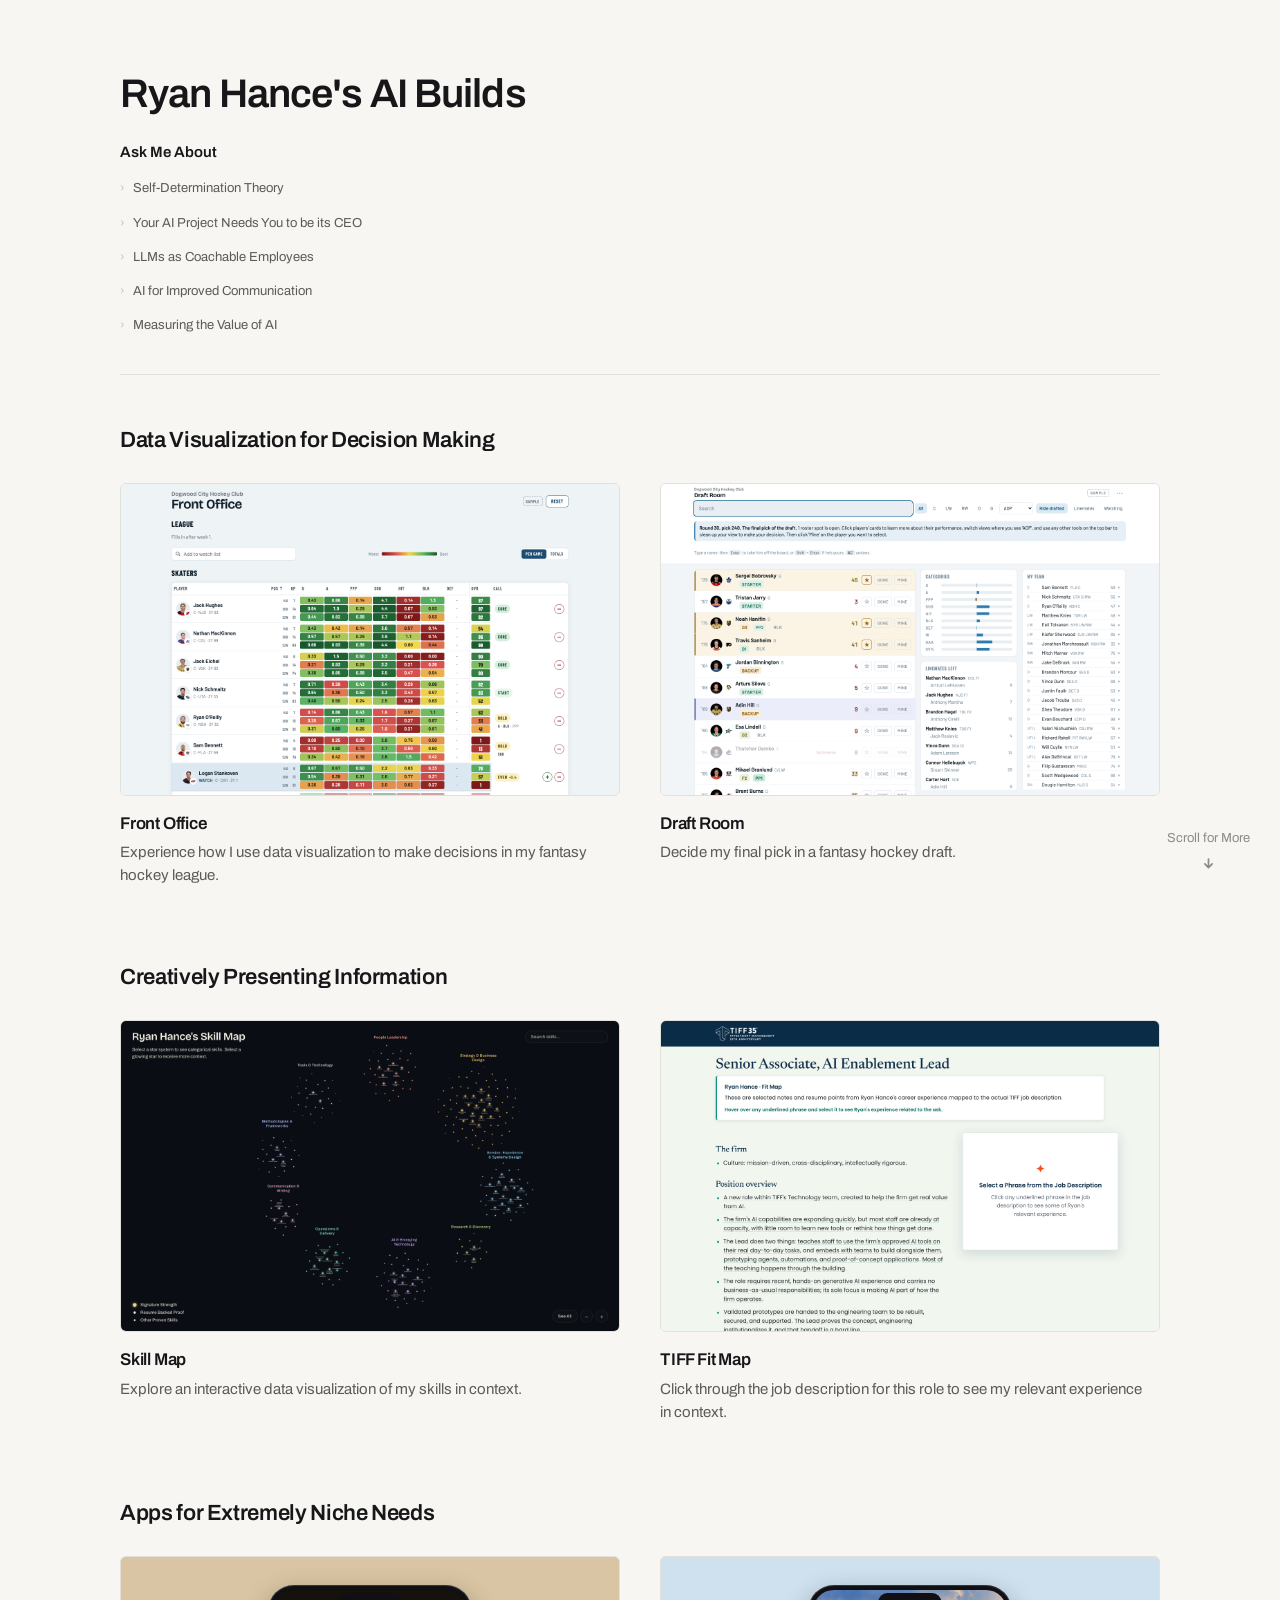
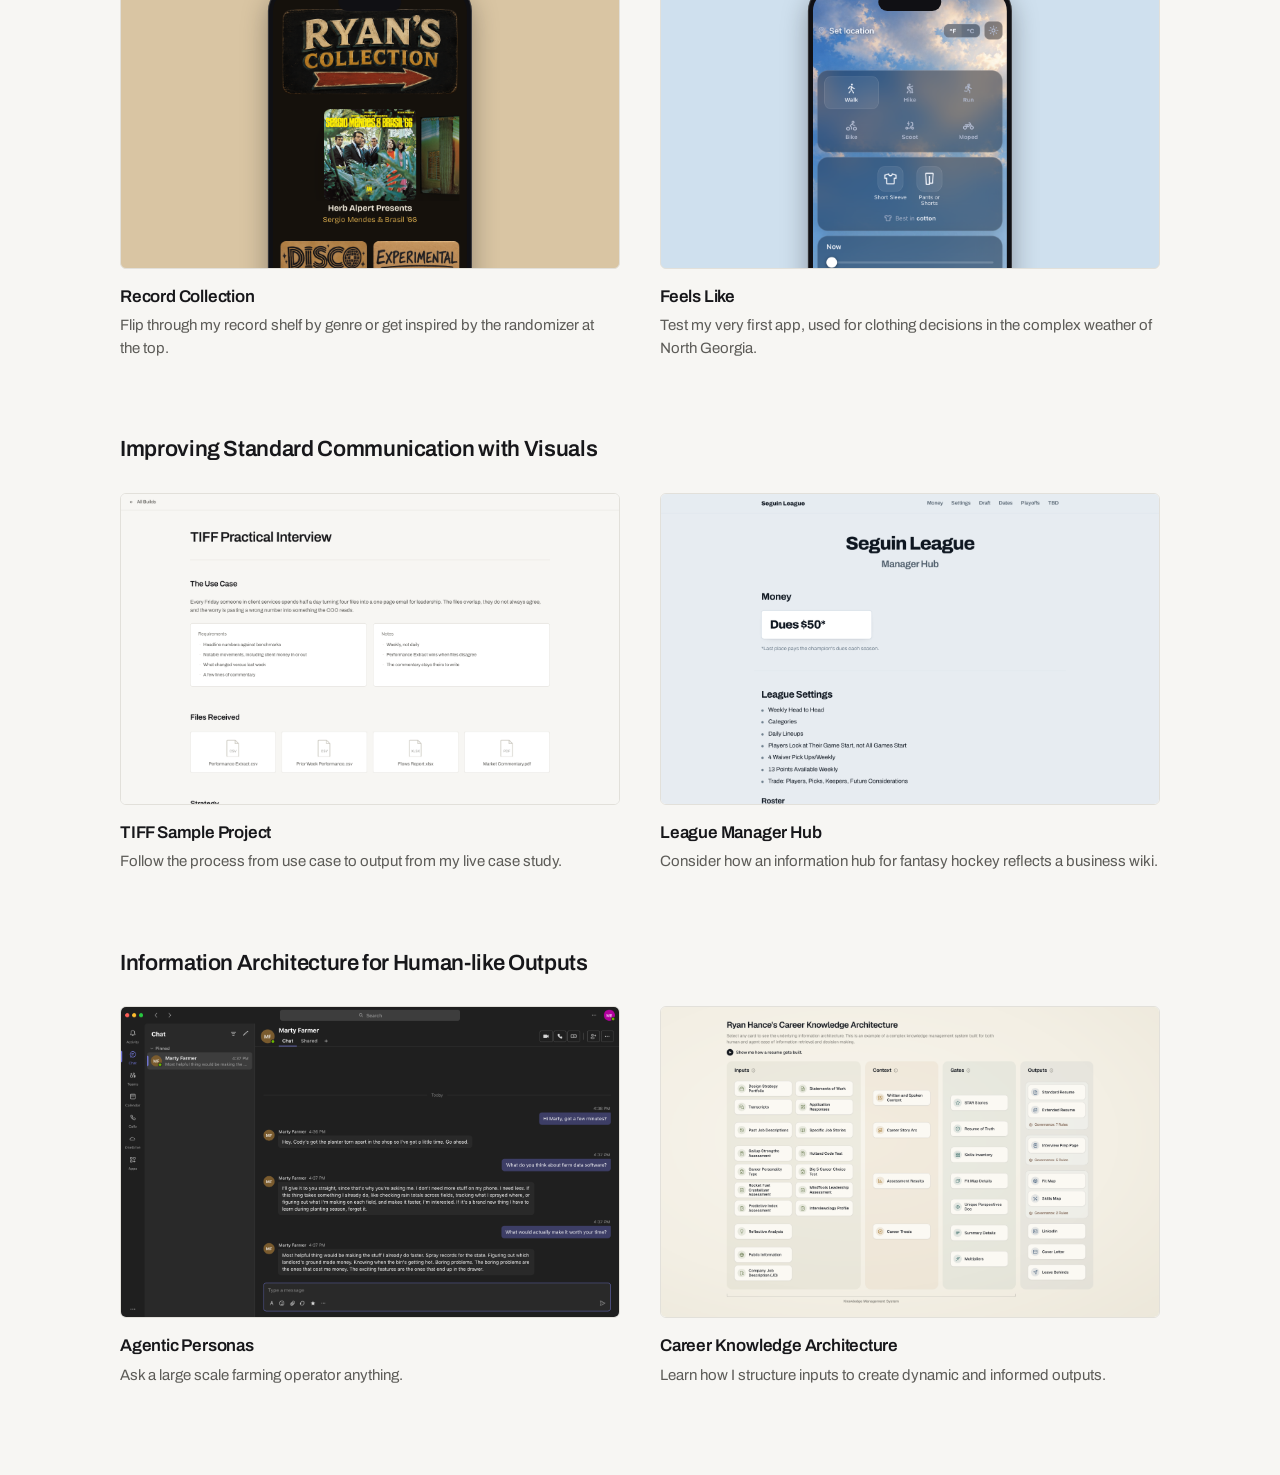
<file: index.html>
<!DOCTYPE html>
<html lang="en">
<head>
  <meta charset="UTF-8" />
  <meta name="viewport" content="width=device-width, initial-scale=1.0" />
  <meta name="robots" content="noindex, nofollow" />
  <title>Ryan Hance's AI Builds</title>

  <!-- Link preview. Regenerate share.png with make_share_image.py. -->
  <meta property="og:type" content="website" />
  <meta property="og:site_name" content="Ryan Hance's AI Builds" />
  <meta property="og:title" content="Ryan Hance's AI Builds" />
  <meta property="og:description" content="Ten interactive builds." />
  <meta property="og:url" content="https://ryanlhance.github.io/work/" />
  <meta property="og:image" content="https://ryanlhance.github.io/work/share.png" />
  <meta property="og:image:type" content="image/png" />
  <meta property="og:image:width" content="1200" />
  <meta property="og:image:height" content="630" />
  <meta property="og:image:alt" content="Ryan Hance's AI Builds, with three of the projects shown" />
  <meta name="twitter:card" content="summary_large_image" />
  <meta name="twitter:title" content="Ryan Hance's AI Builds" />
  <meta name="twitter:description" content="Ten interactive builds." />
  <meta name="twitter:image" content="https://ryanlhance.github.io/work/share.png" />
  <link rel="preconnect" href="https://fonts.googleapis.com" />
  <link rel="preconnect" href="https://fonts.gstatic.com" crossorigin />
  <link href="https://fonts.googleapis.com/css2?family=Archivo:wght@400;500;600&display=swap" rel="stylesheet" />
  <link rel="stylesheet" href="./styles.css?v=11" />
</head>
<body>
  <main class="page">
    <header class="masthead">
      <h1 id="title"></h1>
      <div class="ask">
        <h2 class="ask-label" id="ask-label"></h2>
        <ul id="topics"></ul>
      </div>
    </header>

    <section class="gallery" id="gallery" aria-label="Projects"></section>
  </main>

  <div class="scroll-hint" id="scroll-hint" aria-hidden="true">
    <span>Scroll for More</span>
    <svg class="hint-arrow" viewBox="0 0 16 16"><path d="M8 2.5v10M3.5 8.5l4.5 4.5 4.5-4.5"/></svg>
  </div>


  <script src="./data.js?v=13"></script>
  <script src="./app.js?v=13"></script>
</body>
</html>
</file>
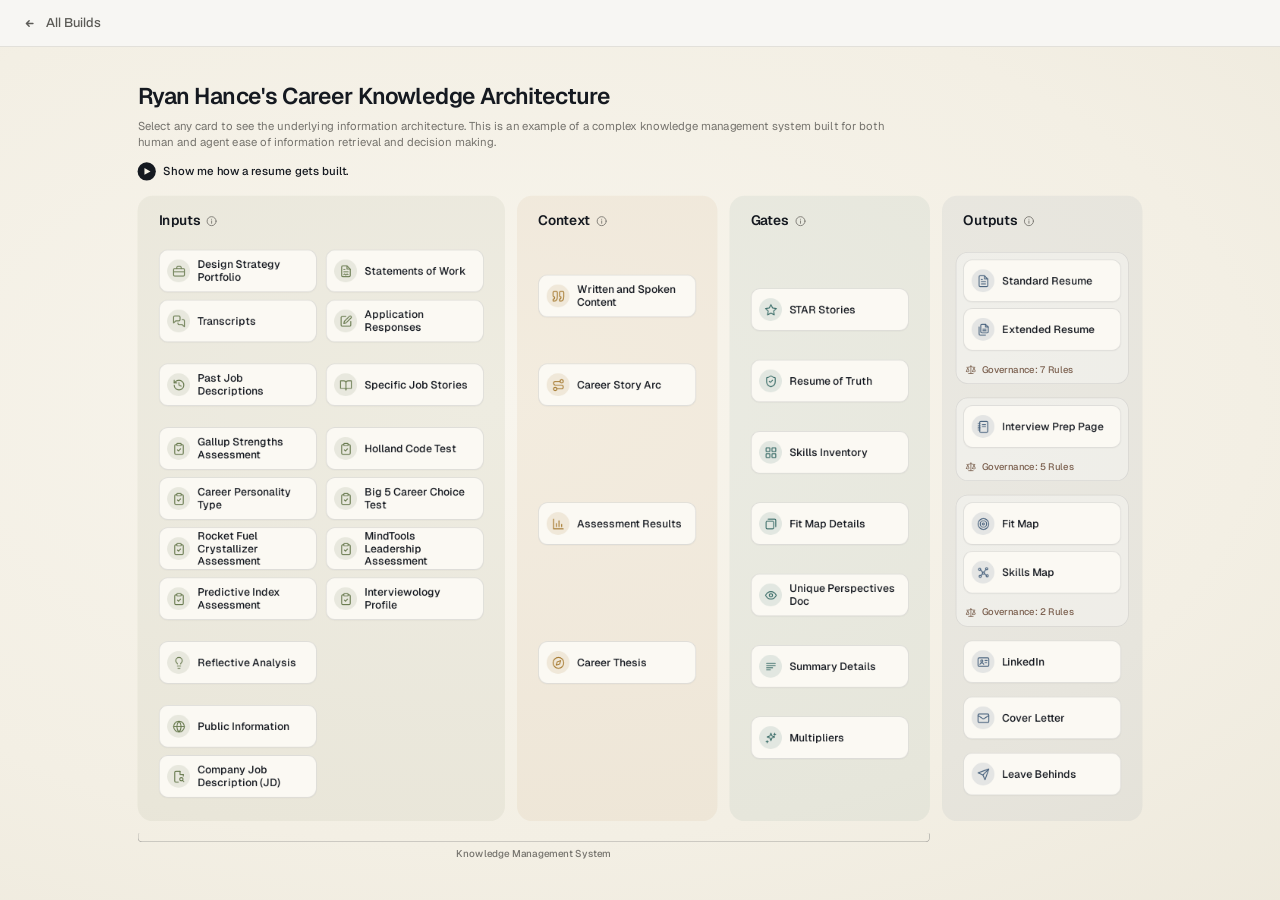
<file: career-architecture/index.html>
<!DOCTYPE html>
<html lang="en">
<head>
  <meta charset="UTF-8" />
  <meta name="viewport" content="width=device-width, initial-scale=1.0" />
  <meta name="robots" content="noindex, nofollow" />
  <title>Career Knowledge Architecture — Ryan Hance</title>
  <link rel="preconnect" href="https://fonts.googleapis.com" />
  <link rel="preconnect" href="https://fonts.gstatic.com" crossorigin />
  <link href="https://fonts.googleapis.com/css2?family=Archivo:wght@400;500;600&display=swap" rel="stylesheet" />
  <link rel="stylesheet" href="../styles.css?v=7" />
  <link rel="stylesheet" href="../viewer.css?v=7" />
</head>
<body>
  <div class="viewer">
    <nav class="viewer-bar">
      <a class="bar-link" href="../">
        <svg class="arrow" viewBox="0 0 16 16" aria-hidden="true"><path d="M13 8H3.5M7.5 4l-4 4 4 4"/></svg>
        <span>All Builds</span>
      </a>
    </nav>
    <div class="viewer-stage">
      <iframe id="app-frame" title="Career Knowledge Architecture"
              data-src="../pieces/career-architecture.html"></iframe>
    </div>
  </div>
  <script src="../viewer.js?v=7"></script>
</body>
</html>
</file>
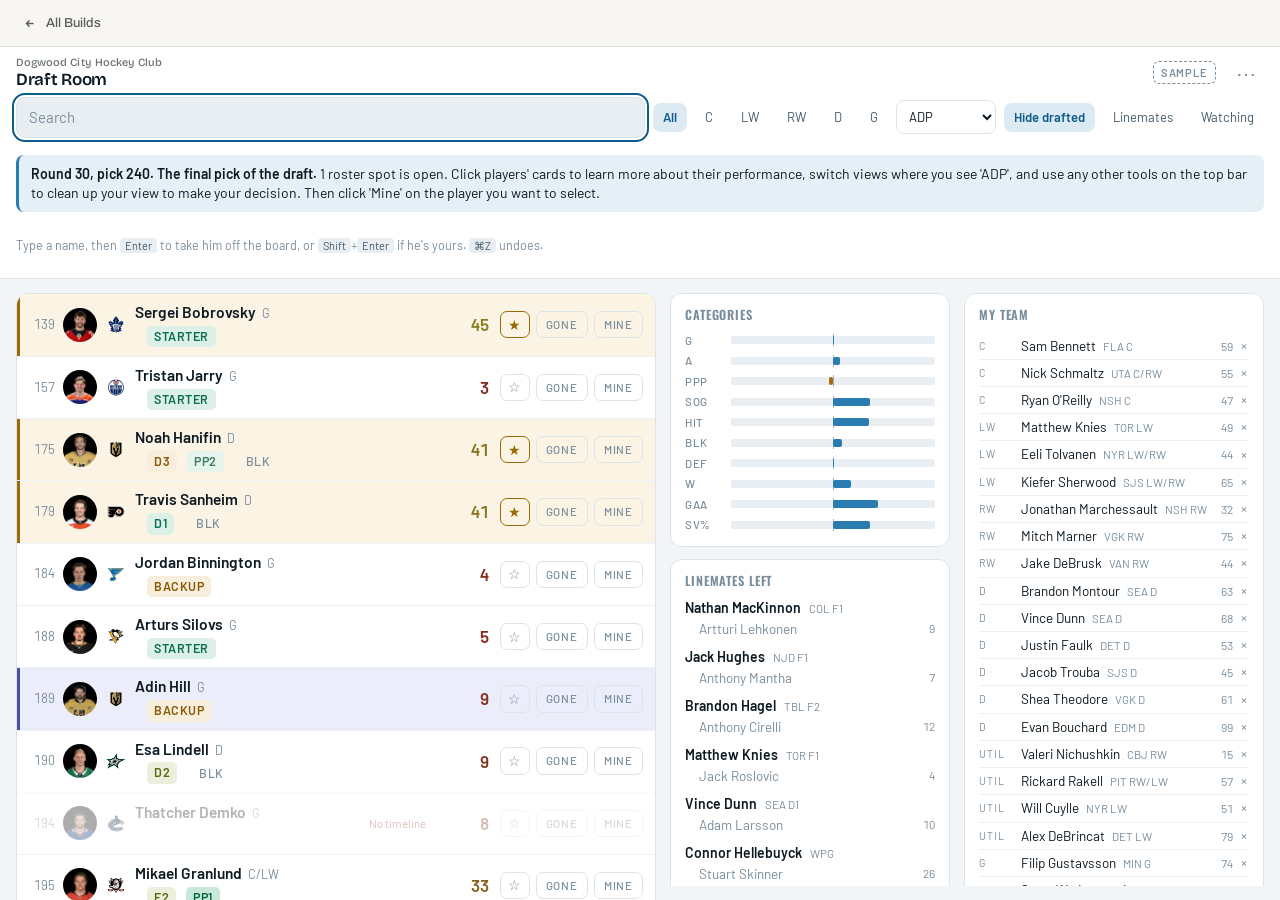
<file: draft-room/index.html>
<!DOCTYPE html>
<html lang="en">
<head>
  <meta charset="UTF-8" />
  <meta name="viewport" content="width=device-width, initial-scale=1.0" />
  <meta name="robots" content="noindex, nofollow" />
  <title>Draft Room — Ryan Hance</title>
  <link rel="preconnect" href="https://fonts.googleapis.com" />
  <link rel="preconnect" href="https://fonts.gstatic.com" crossorigin />
  <link href="https://fonts.googleapis.com/css2?family=Archivo:wght@400;500;600&display=swap" rel="stylesheet" />
  <link rel="stylesheet" href="../styles.css?v=7" />
  <link rel="stylesheet" href="../viewer.css?v=7" />
</head>
<body>
  <div class="viewer">
    <nav class="viewer-bar">
      <a class="bar-link" href="../">
        <svg class="arrow" viewBox="0 0 16 16" aria-hidden="true"><path d="M13 8H3.5M7.5 4l-4 4 4 4"/></svg>
        <span>All Builds</span>
      </a>
    </nav>
    <div class="viewer-stage">
      <iframe id="app-frame" title="Draft Room"
              data-src="../pieces/draft-room.html"
              data-retitle-prefix="DCHC"
              data-retitle-club="Dogwood City Hockey Club"></iframe>
    </div>
  </div>
  <script src="../viewer.js?v=7"></script>
</body>
</html>
</file>
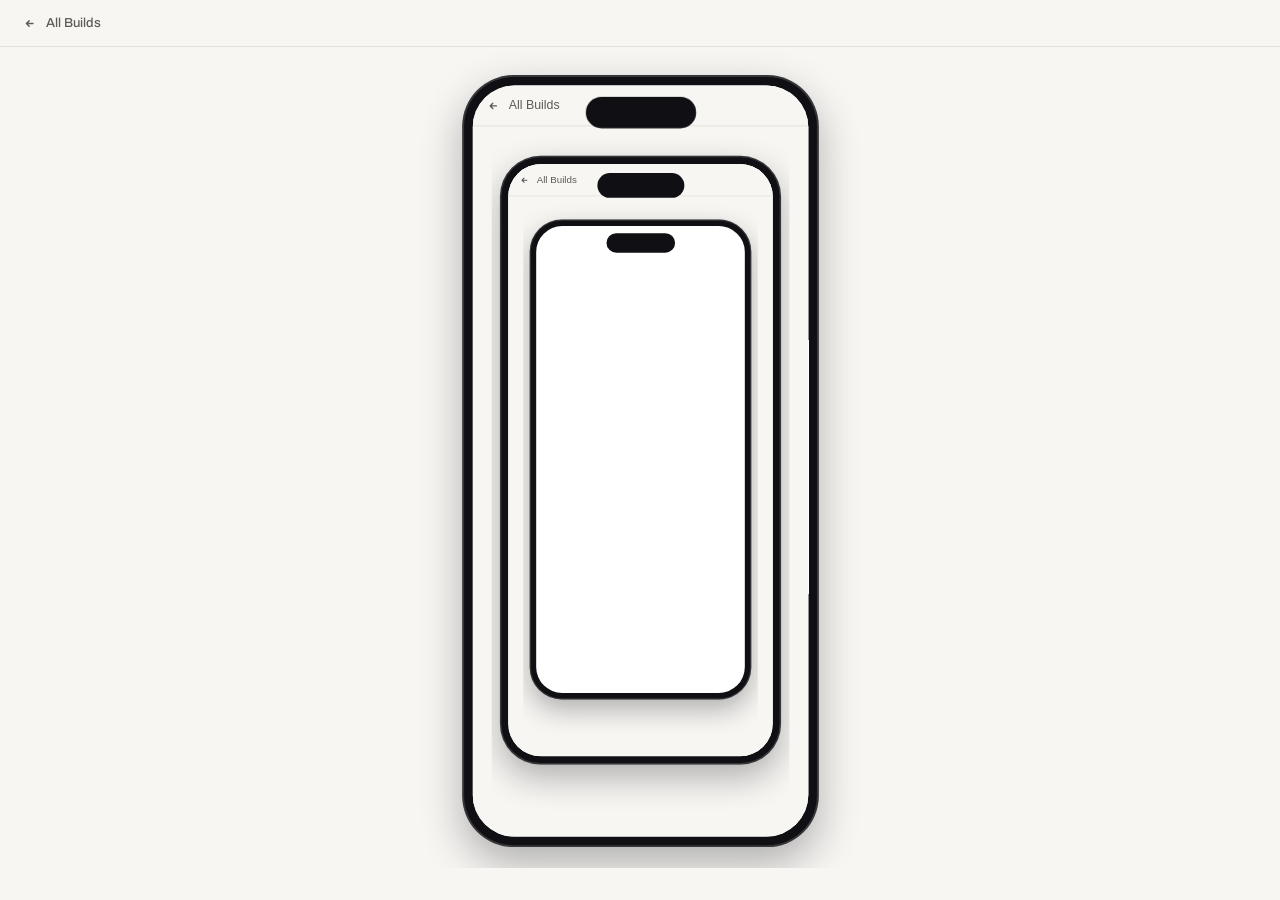
<file: feels-like/index.html>
<!DOCTYPE html>
<html lang="en">
<head>
  <meta charset="UTF-8" />
  <meta name="viewport" content="width=device-width, initial-scale=1.0" />
  <meta name="robots" content="noindex, nofollow" />
  <title>Feels Like — Ryan Hance</title>
  <link rel="preconnect" href="https://fonts.googleapis.com" />
  <link rel="preconnect" href="https://fonts.gstatic.com" crossorigin />
  <link href="https://fonts.googleapis.com/css2?family=Archivo:wght@400;500;600&display=swap" rel="stylesheet" />
  <link rel="stylesheet" href="../styles.css?v=4" />
  <link rel="stylesheet" href="../viewer.css?v=5" />
  <link rel="stylesheet" href="../device.css?v=5" />
</head>
<body>
  <div class="device-page">
  <div class="viewer-bar">
    <a class="bar-link" href="../">
      <svg class="arrow" viewBox="0 0 16 16" aria-hidden="true"><path d="M13 8H3.5M7.5 4l-4 4 4 4"/></svg>
      <span>All Builds</span>
    </a>
  </div>


    <div class="stage">
      <div class="device-wrap">
      <div class="device" data-app="https://ryanlhance.github.io/feels-like/" data-app-local="../apps/feels-like/" data-inject="#app{padding-top:59px !important;padding-bottom:34px !important}">
        <iframe id="app-frame" title="Feels Like" loading="eager"></iframe>
      </div>
      </div>
    </div>

  </div>

  <script src="../device.js?v=9"></script>
</body>
</html>
</file>
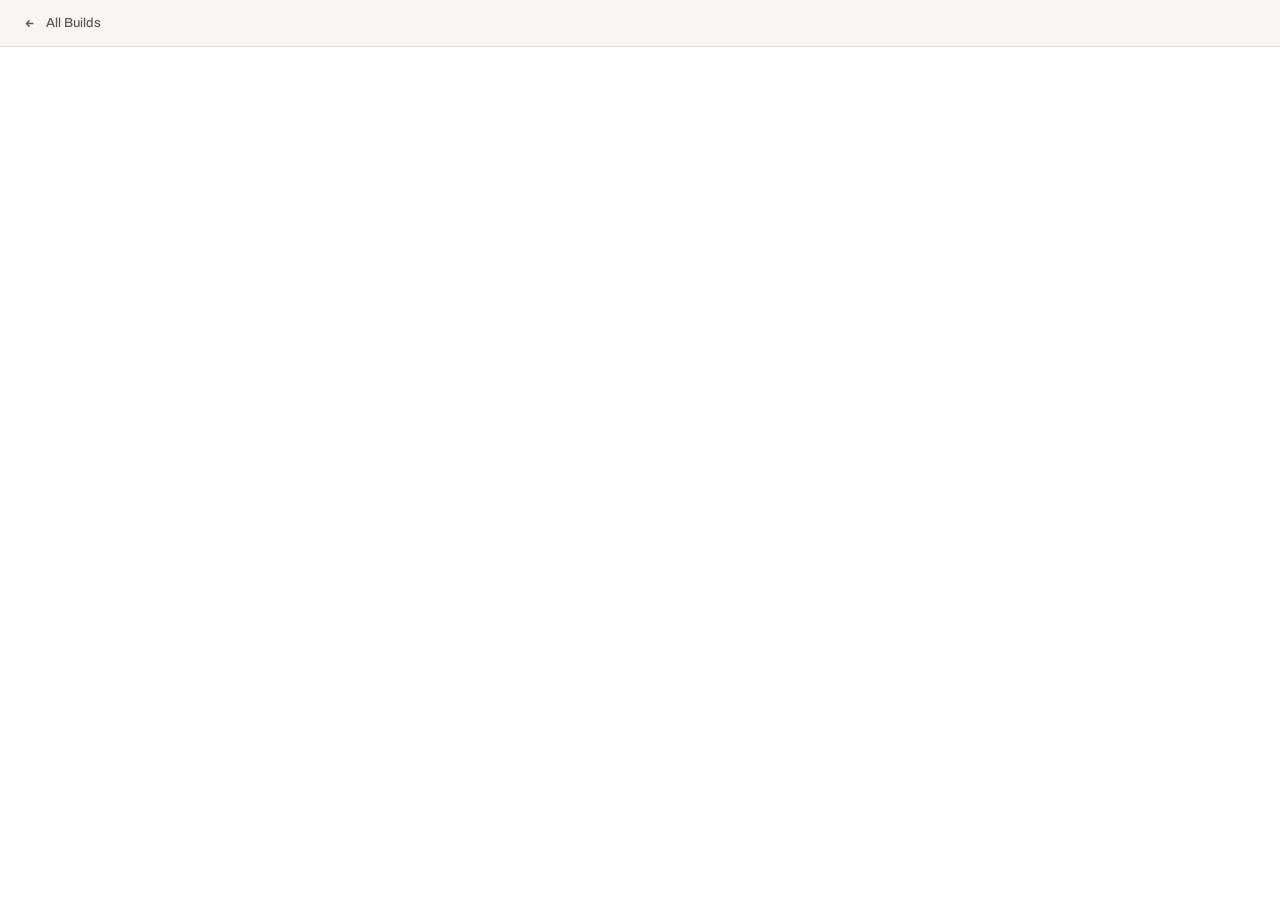
<file: fit-map/index.html>
<!DOCTYPE html>
<html lang="en">
<head>
  <meta charset="UTF-8" />
  <meta name="viewport" content="width=device-width, initial-scale=1.0" />
  <meta name="robots" content="noindex, nofollow" />
  <title>TIFF Fit Map — Ryan Hance</title>
  <link rel="preconnect" href="https://fonts.googleapis.com" />
  <link rel="preconnect" href="https://fonts.gstatic.com" crossorigin />
  <link href="https://fonts.googleapis.com/css2?family=Archivo:wght@400;500;600&display=swap" rel="stylesheet" />
  <link rel="stylesheet" href="../styles.css?v=7" />
  <link rel="stylesheet" href="../viewer.css?v=7" />
</head>
<body>
  <div class="viewer">
    <nav class="viewer-bar">
      <a class="bar-link" href="../">
        <svg class="arrow" viewBox="0 0 16 16" aria-hidden="true"><path d="M13 8H3.5M7.5 4l-4 4 4 4"/></svg>
        <span>All Builds</span>
      </a>
    </nav>
    <div class="viewer-stage">
      <iframe id="app-frame" title="TIFF Fit Map"
              data-src="https://ryanlhance.github.io/tiff/"></iframe>
    </div>
  </div>
  <script src="../viewer.js?v=7"></script>
</body>
</html>
</file>
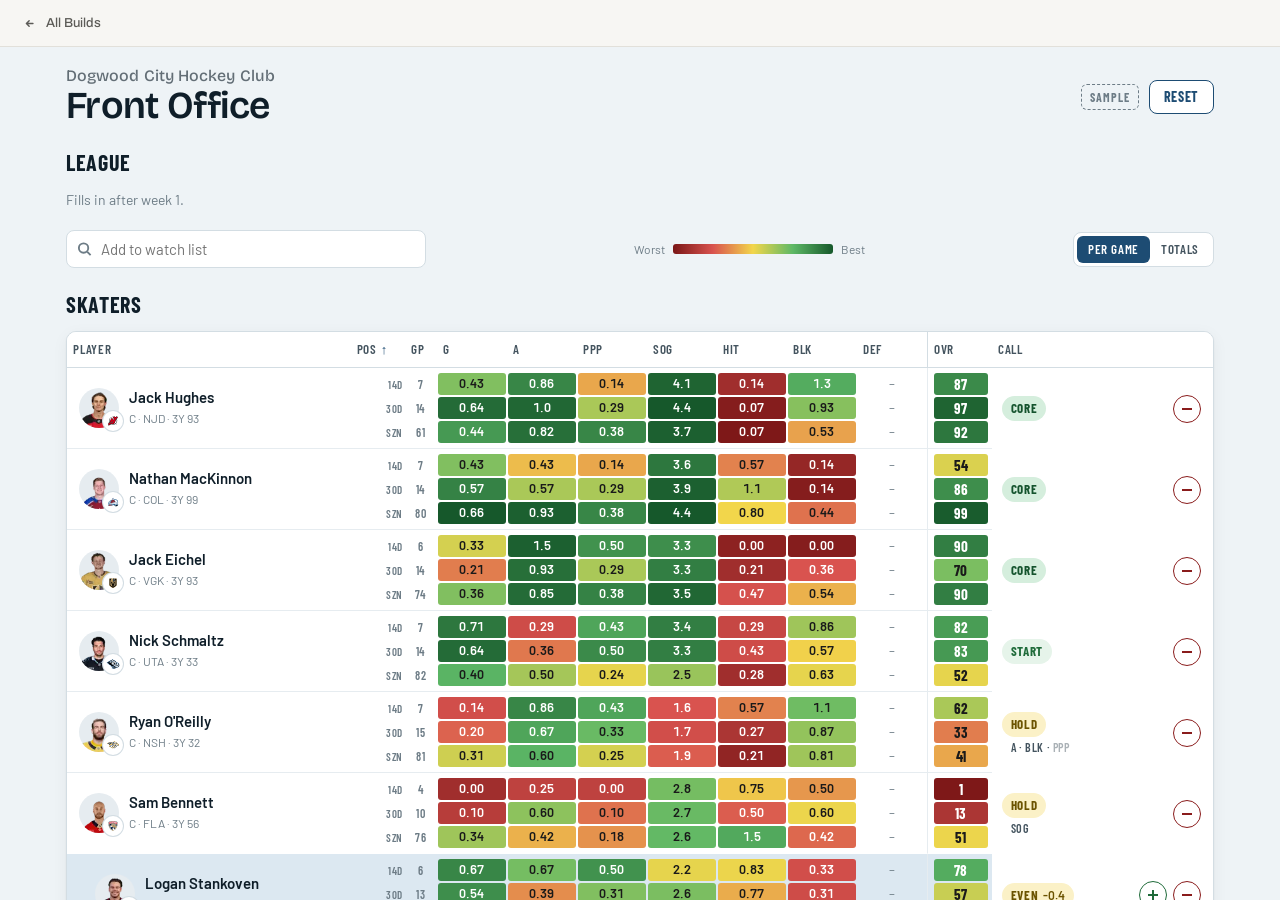
<file: front-office/index.html>
<!DOCTYPE html>
<html lang="en">
<head>
  <meta charset="UTF-8" />
  <meta name="viewport" content="width=device-width, initial-scale=1.0" />
  <meta name="robots" content="noindex, nofollow" />
  <title>Front Office — Ryan Hance</title>
  <link rel="preconnect" href="https://fonts.googleapis.com" />
  <link rel="preconnect" href="https://fonts.gstatic.com" crossorigin />
  <link href="https://fonts.googleapis.com/css2?family=Archivo:wght@400;500;600&display=swap" rel="stylesheet" />
  <link rel="stylesheet" href="../styles.css?v=6" />
  <link rel="stylesheet" href="../viewer.css?v=6" />
</head>
<body>
  <div class="viewer">
    <nav class="viewer-bar">
      <a class="bar-link" href="../">
        <svg class="arrow" viewBox="0 0 16 16" aria-hidden="true"><path d="M13 8H3.5M7.5 4l-4 4 4 4"/></svg>
        <span>All Builds</span>
      </a>
    </nav>
    <div class="viewer-stage">
      <iframe id="app-frame" title="Front Office"
              data-src="../pieces/front-office.html"
              data-retitle-prefix="DCHC"
              data-retitle-club="Dogwood City Hockey Club"></iframe>
    </div>
  </div>
  <script src="../viewer.js?v=6"></script>
</body>
</html>
</file>
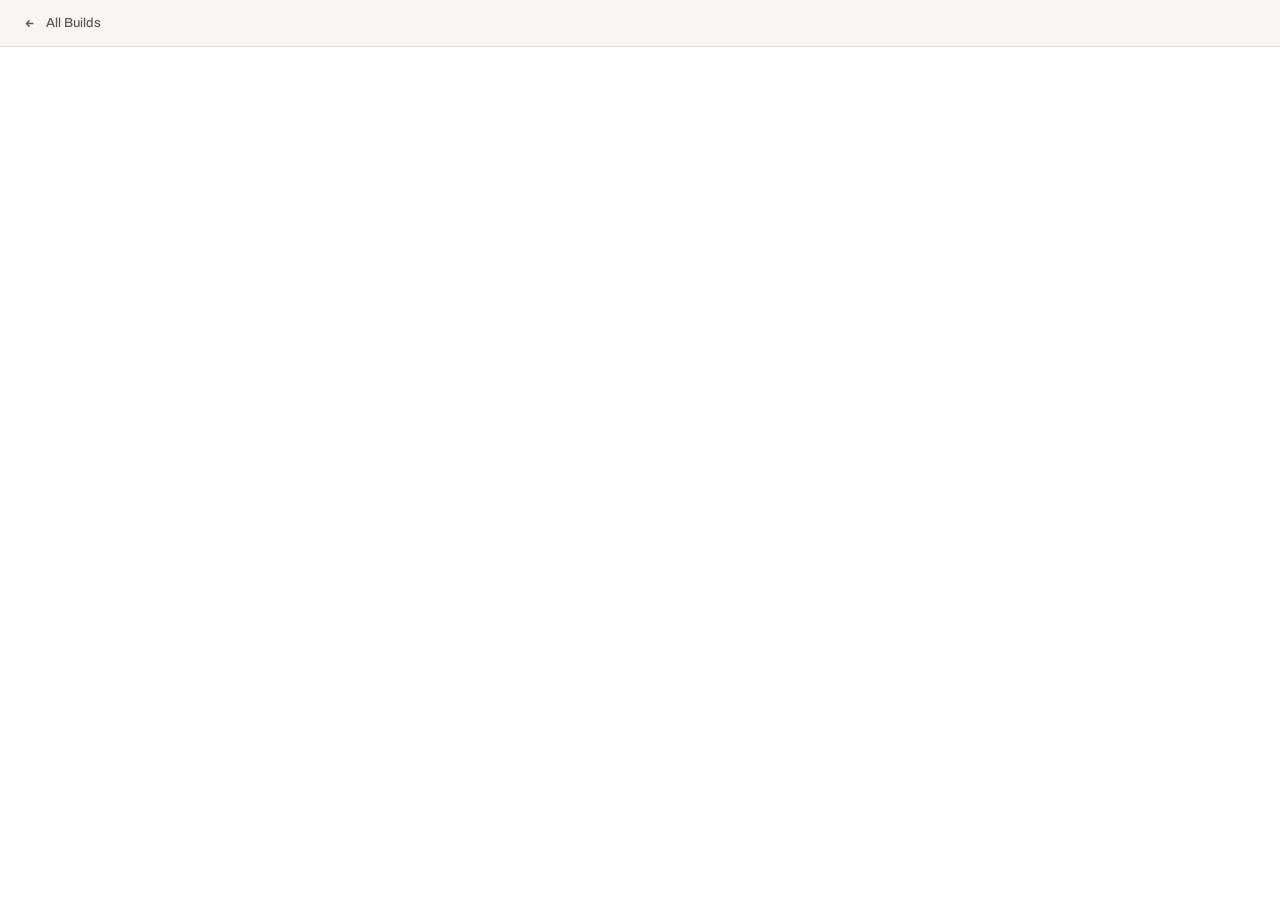
<file: league/index.html>
<!DOCTYPE html>
<html lang="en">
<head>
  <meta charset="UTF-8" />
  <meta name="viewport" content="width=device-width, initial-scale=1.0" />
  <meta name="robots" content="noindex, nofollow" />
  <title>League Manager Hub — Ryan Hance</title>
  <link rel="preconnect" href="https://fonts.googleapis.com" />
  <link rel="preconnect" href="https://fonts.gstatic.com" crossorigin />
  <link href="https://fonts.googleapis.com/css2?family=Archivo:wght@400;500;600&display=swap" rel="stylesheet" />
  <link rel="stylesheet" href="../styles.css?v=7" />
  <link rel="stylesheet" href="../viewer.css?v=7" />
</head>
<body>
  <div class="viewer">
    <nav class="viewer-bar">
      <a class="bar-link" href="../">
        <svg class="arrow" viewBox="0 0 16 16" aria-hidden="true"><path d="M13 8H3.5M7.5 4l-4 4 4 4"/></svg>
        <span>All Builds</span>
      </a>
    </nav>
    <div class="viewer-stage">
      <iframe id="app-frame" title="League Manager Hub"
              data-src="https://ryanlhance.github.io/dggt/"
              data-src-local="/dggt/"
              data-inject=".duescard a[href*=&quot;venmo&quot;]{display:none}"></iframe>
    </div>
  </div>
  <script src="../viewer.js?v=7"></script>
</body>
</html>
</file>
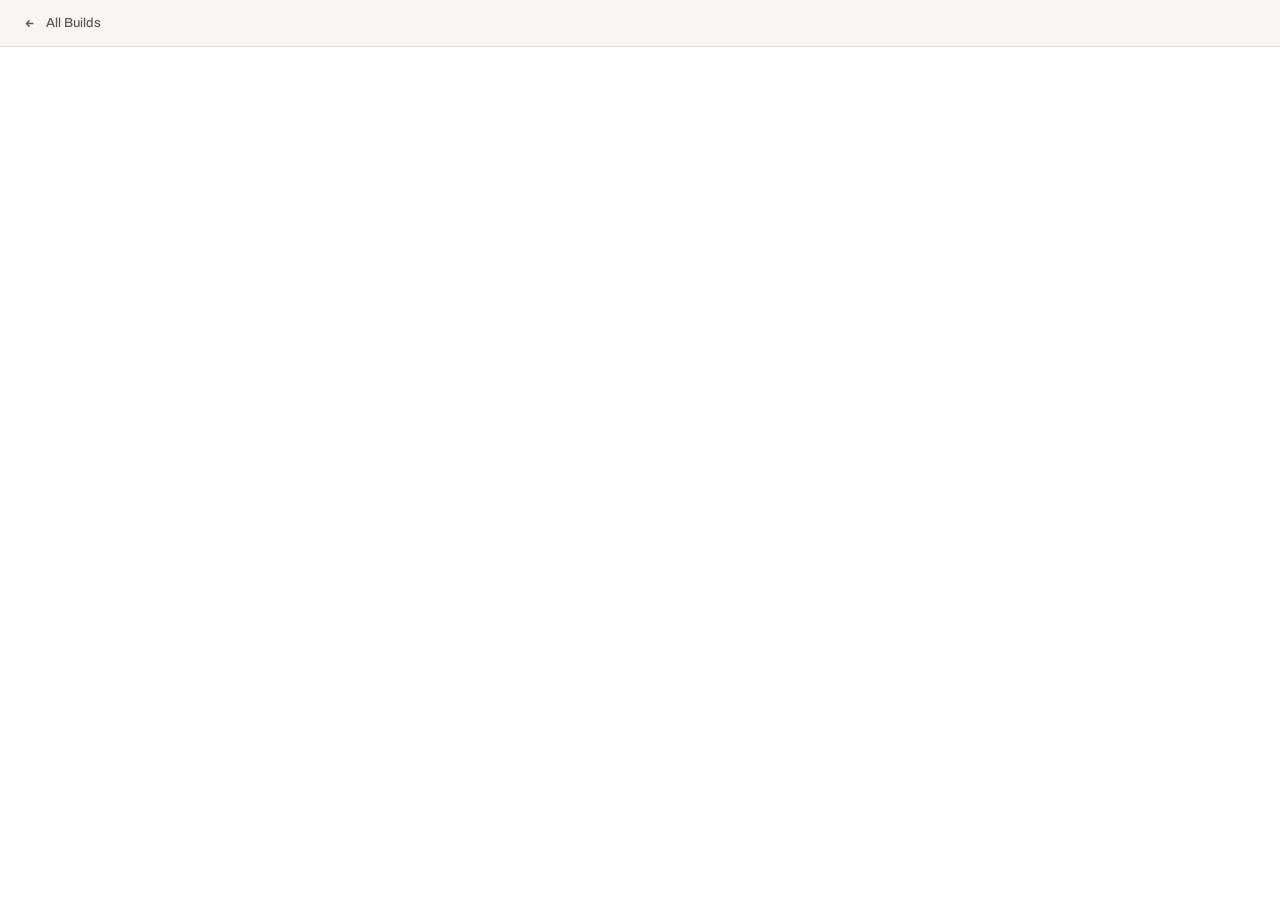
<file: personas/index.html>
<!DOCTYPE html>
<html lang="en">
<head>
  <meta charset="UTF-8" />
  <meta name="viewport" content="width=device-width, initial-scale=1.0" />
  <meta name="robots" content="noindex, nofollow" />
  <title>Agentic Personas — Ryan Hance</title>
  <link rel="preconnect" href="https://fonts.googleapis.com" />
  <link rel="preconnect" href="https://fonts.gstatic.com" crossorigin />
  <link href="https://fonts.googleapis.com/css2?family=Archivo:wght@400;500;600&display=swap" rel="stylesheet" />
  <link rel="stylesheet" href="../styles.css?v=7" />
  <link rel="stylesheet" href="../viewer.css?v=7" />
</head>
<body>
  <div class="viewer">
    <nav class="viewer-bar">
      <a class="bar-link" href="../">
        <svg class="arrow" viewBox="0 0 16 16" aria-hidden="true"><path d="M13 8H3.5M7.5 4l-4 4 4 4"/></svg>
        <span>All Builds</span>
      </a>
    </nav>
    <div class="viewer-stage">
      <iframe id="app-frame" title="Agentic Personas"
              data-src="https://ryanlhance.github.io/farmer-persona/"></iframe>
    </div>
  </div>
  <script src="../viewer.js?v=7"></script>
</body>
</html>
</file>
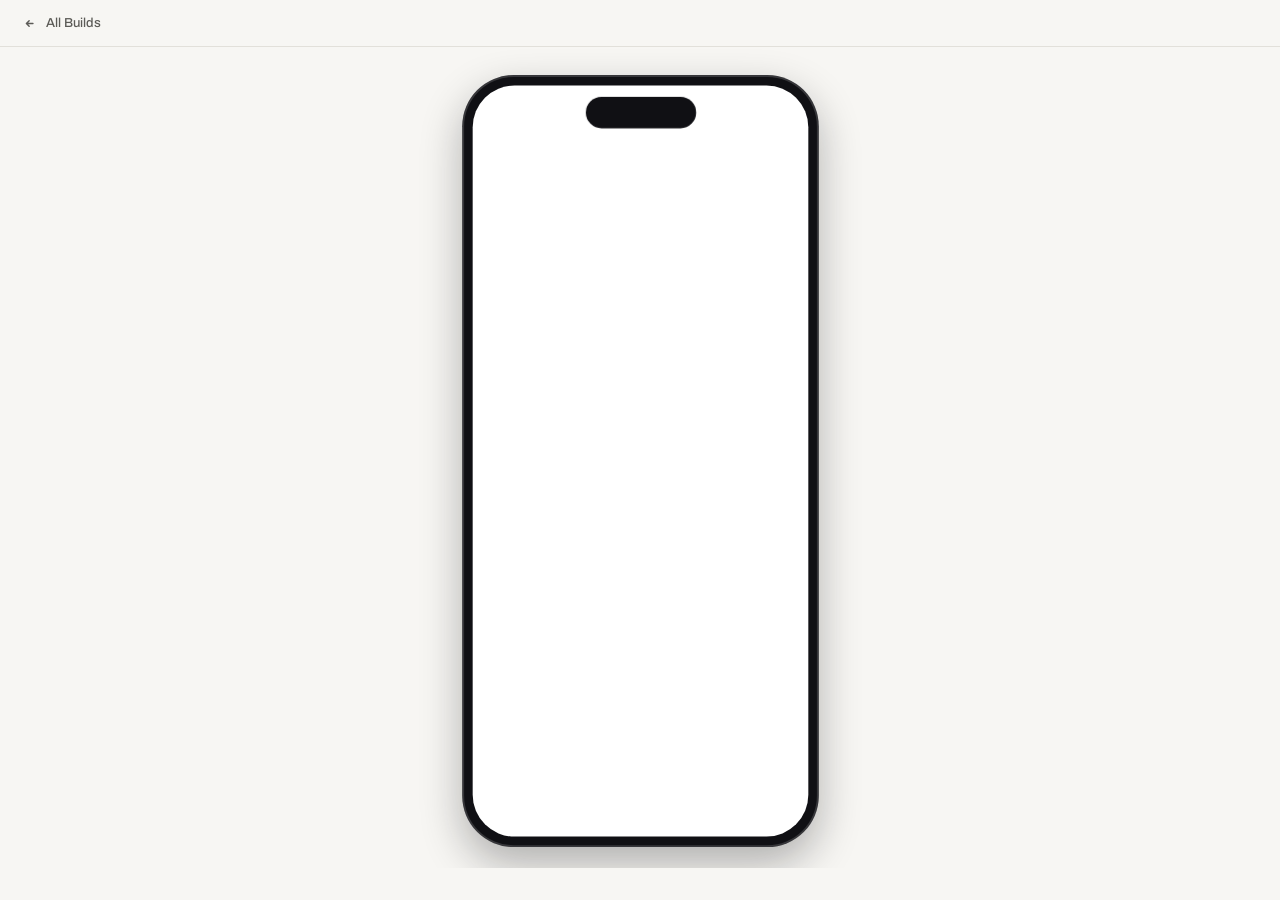
<file: record-collection/index.html>
<!DOCTYPE html>
<html lang="en">
<head>
  <meta charset="UTF-8" />
  <meta name="viewport" content="width=device-width, initial-scale=1.0" />
  <meta name="robots" content="noindex, nofollow" />
  <title>Record Collection — Ryan Hance</title>
  <link rel="preconnect" href="https://fonts.googleapis.com" />
  <link rel="preconnect" href="https://fonts.gstatic.com" crossorigin />
  <link href="https://fonts.googleapis.com/css2?family=Archivo:wght@400;500;600&display=swap" rel="stylesheet" />
  <link rel="stylesheet" href="../styles.css?v=4" />
  <link rel="stylesheet" href="../viewer.css?v=5" />
  <link rel="stylesheet" href="../device.css?v=5" />
</head>
<body>
  <div class="device-page">
  <div class="viewer-bar">
    <a class="bar-link" href="../">
      <svg class="arrow" viewBox="0 0 16 16" aria-hidden="true"><path d="M13 8H3.5M7.5 4l-4 4 4 4"/></svg>
      <span>All Builds</span>
    </a>
  </div>


    <div class="stage">
      <div class="device-wrap">
      <div class="device" data-app="https://ryanlhance.github.io/record-crate/" data-app-local="/record-crate/" data-inject="body{padding-top:env(safe-area-inset-top,0)}">
        <iframe id="app-frame" title="Record Collection" loading="eager"></iframe>
      </div>
      </div>
    </div>

  </div>

  <script src="../device.js?v=9"></script>
</body>
</html>
</file>
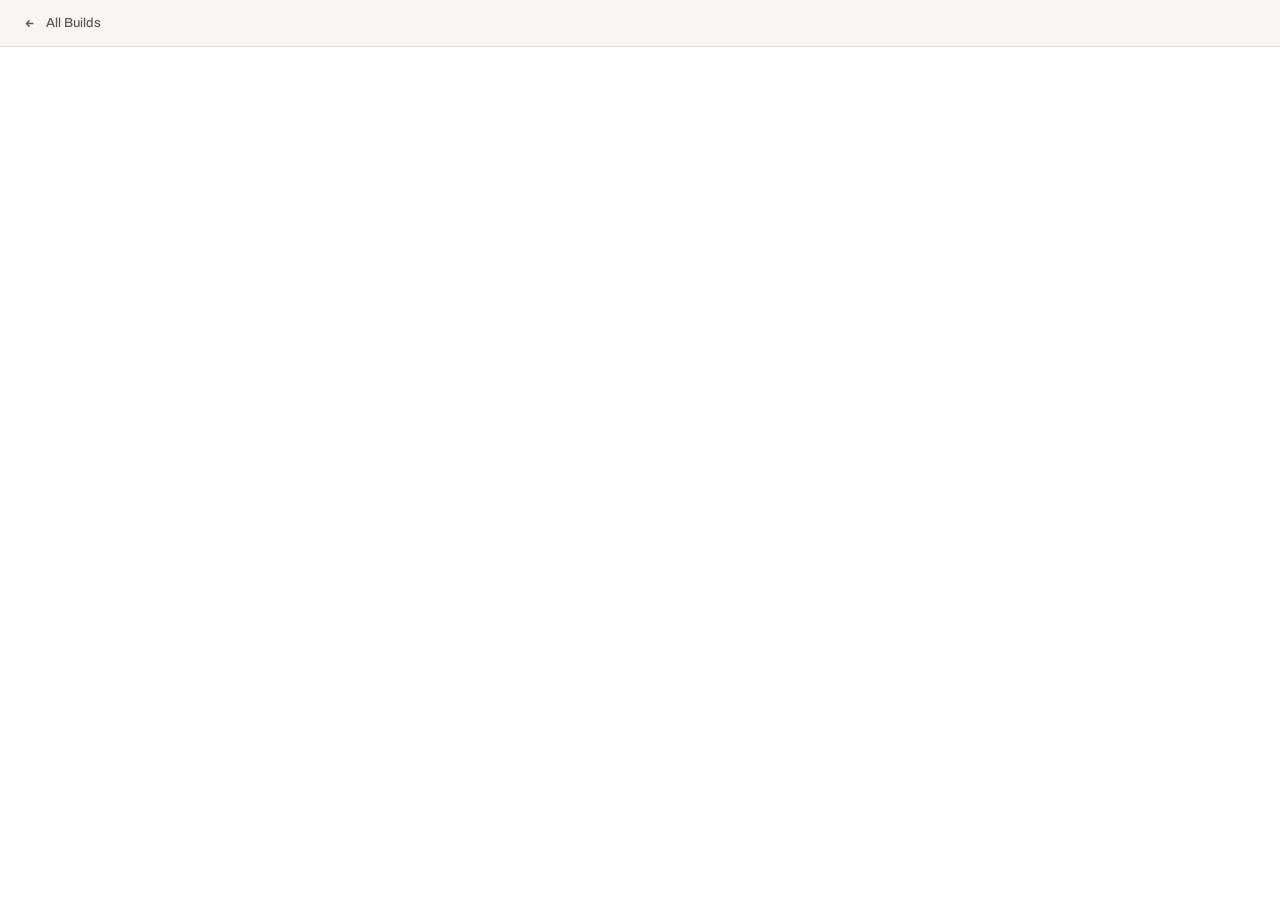
<file: skill-map/index.html>
<!DOCTYPE html>
<html lang="en">
<head>
  <meta charset="UTF-8" />
  <meta name="viewport" content="width=device-width, initial-scale=1.0" />
  <meta name="robots" content="noindex, nofollow" />
  <title>Skill Map — Ryan Hance</title>
  <link rel="preconnect" href="https://fonts.googleapis.com" />
  <link rel="preconnect" href="https://fonts.gstatic.com" crossorigin />
  <link href="https://fonts.googleapis.com/css2?family=Archivo:wght@400;500;600&display=swap" rel="stylesheet" />
  <link rel="stylesheet" href="../styles.css?v=7" />
  <link rel="stylesheet" href="../viewer.css?v=7" />
</head>
<body>
  <div class="viewer">
    <nav class="viewer-bar">
      <a class="bar-link" href="../">
        <svg class="arrow" viewBox="0 0 16 16" aria-hidden="true"><path d="M13 8H3.5M7.5 4l-4 4 4 4"/></svg>
        <span>All Builds</span>
      </a>
    </nav>
    <div class="viewer-stage">
      <iframe id="app-frame" title="Skill Map"
              data-src="https://ryanlhance.github.io/skills/"></iframe>
    </div>
  </div>
  <script src="../viewer.js?v=7"></script>
</body>
</html>
</file>
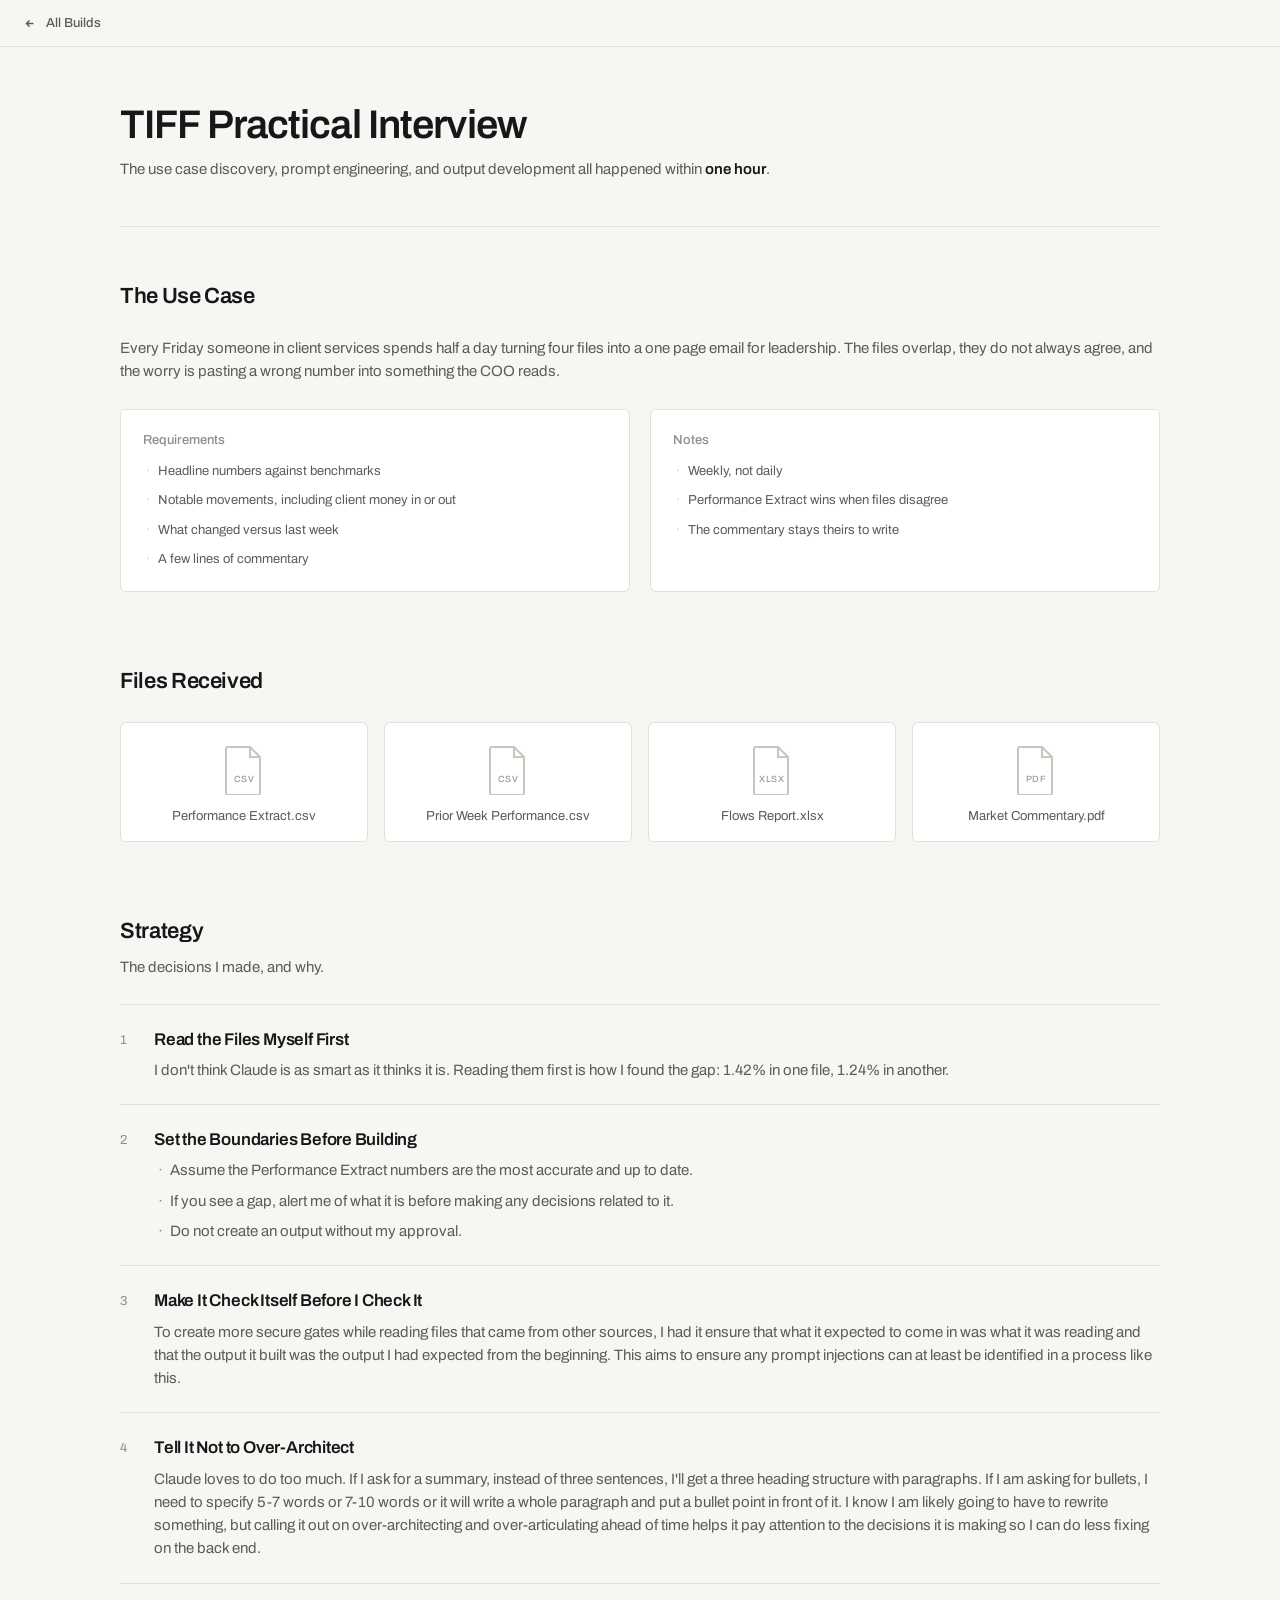
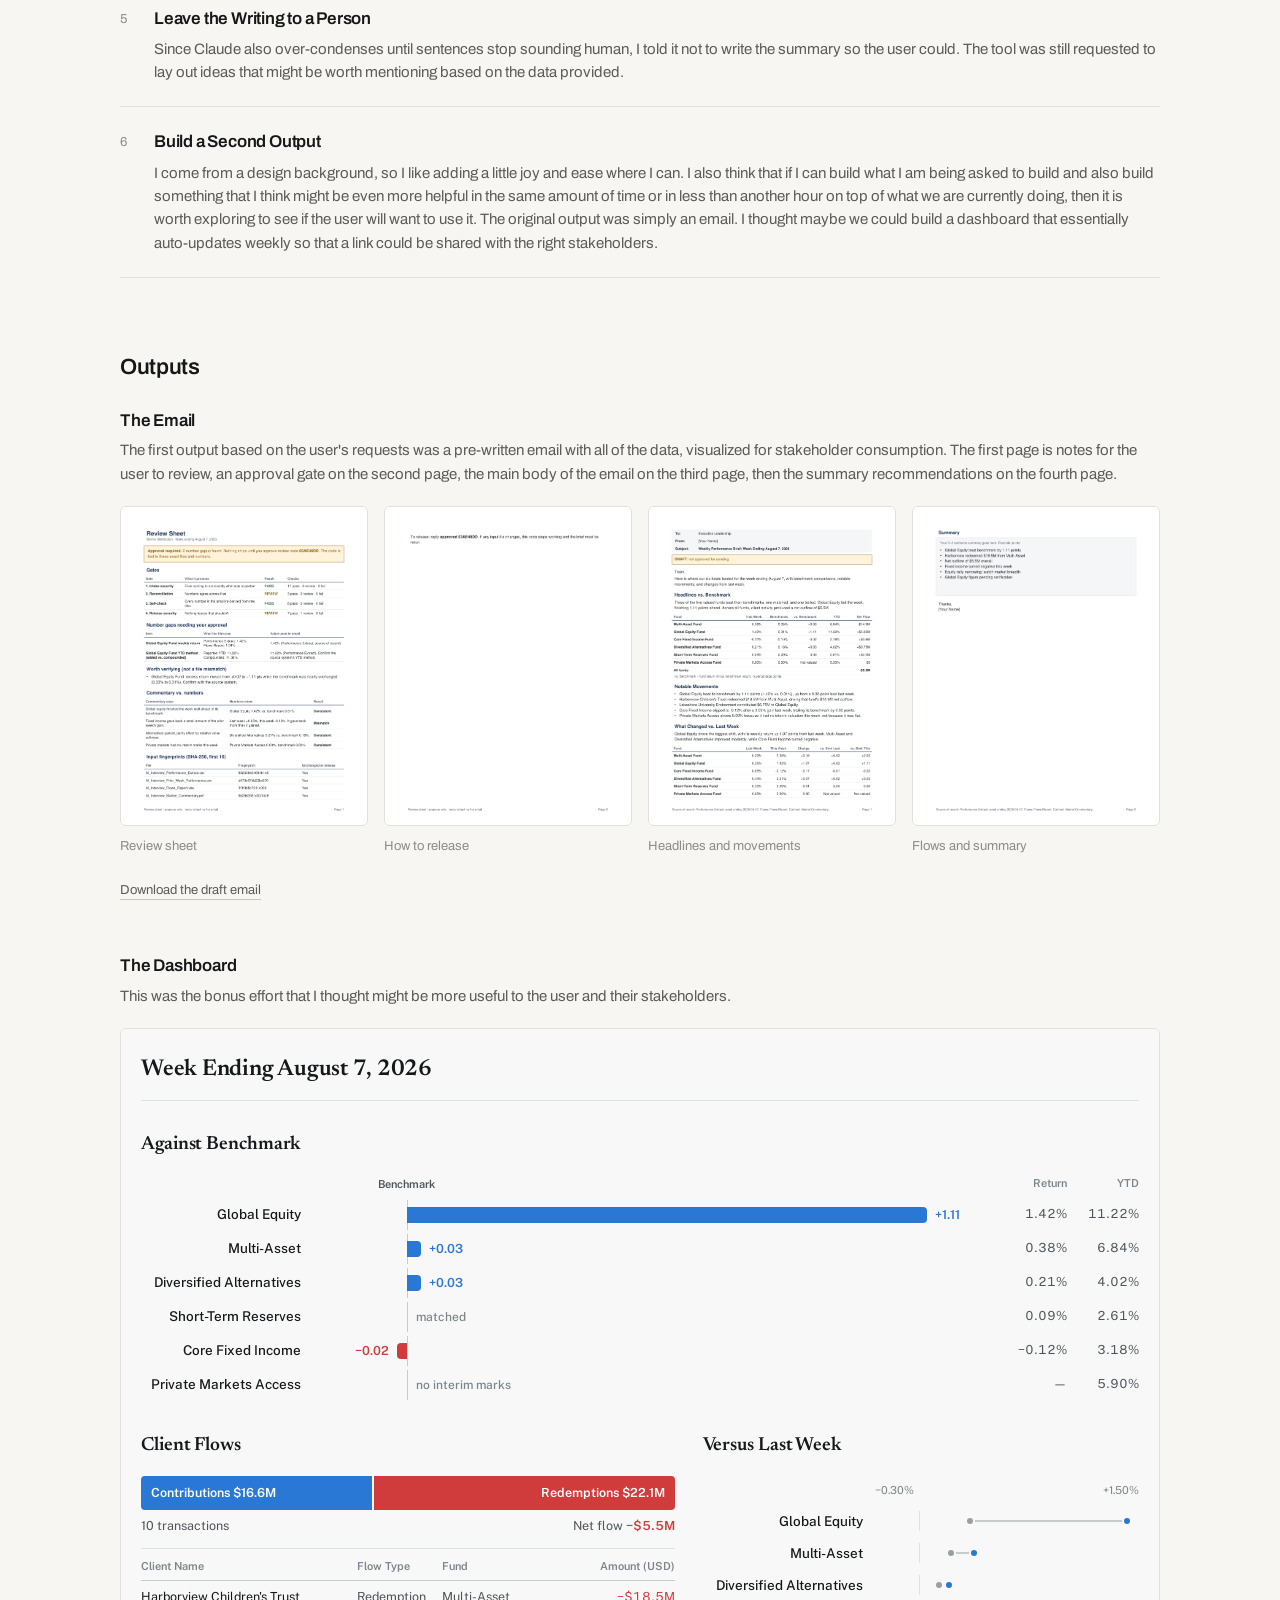
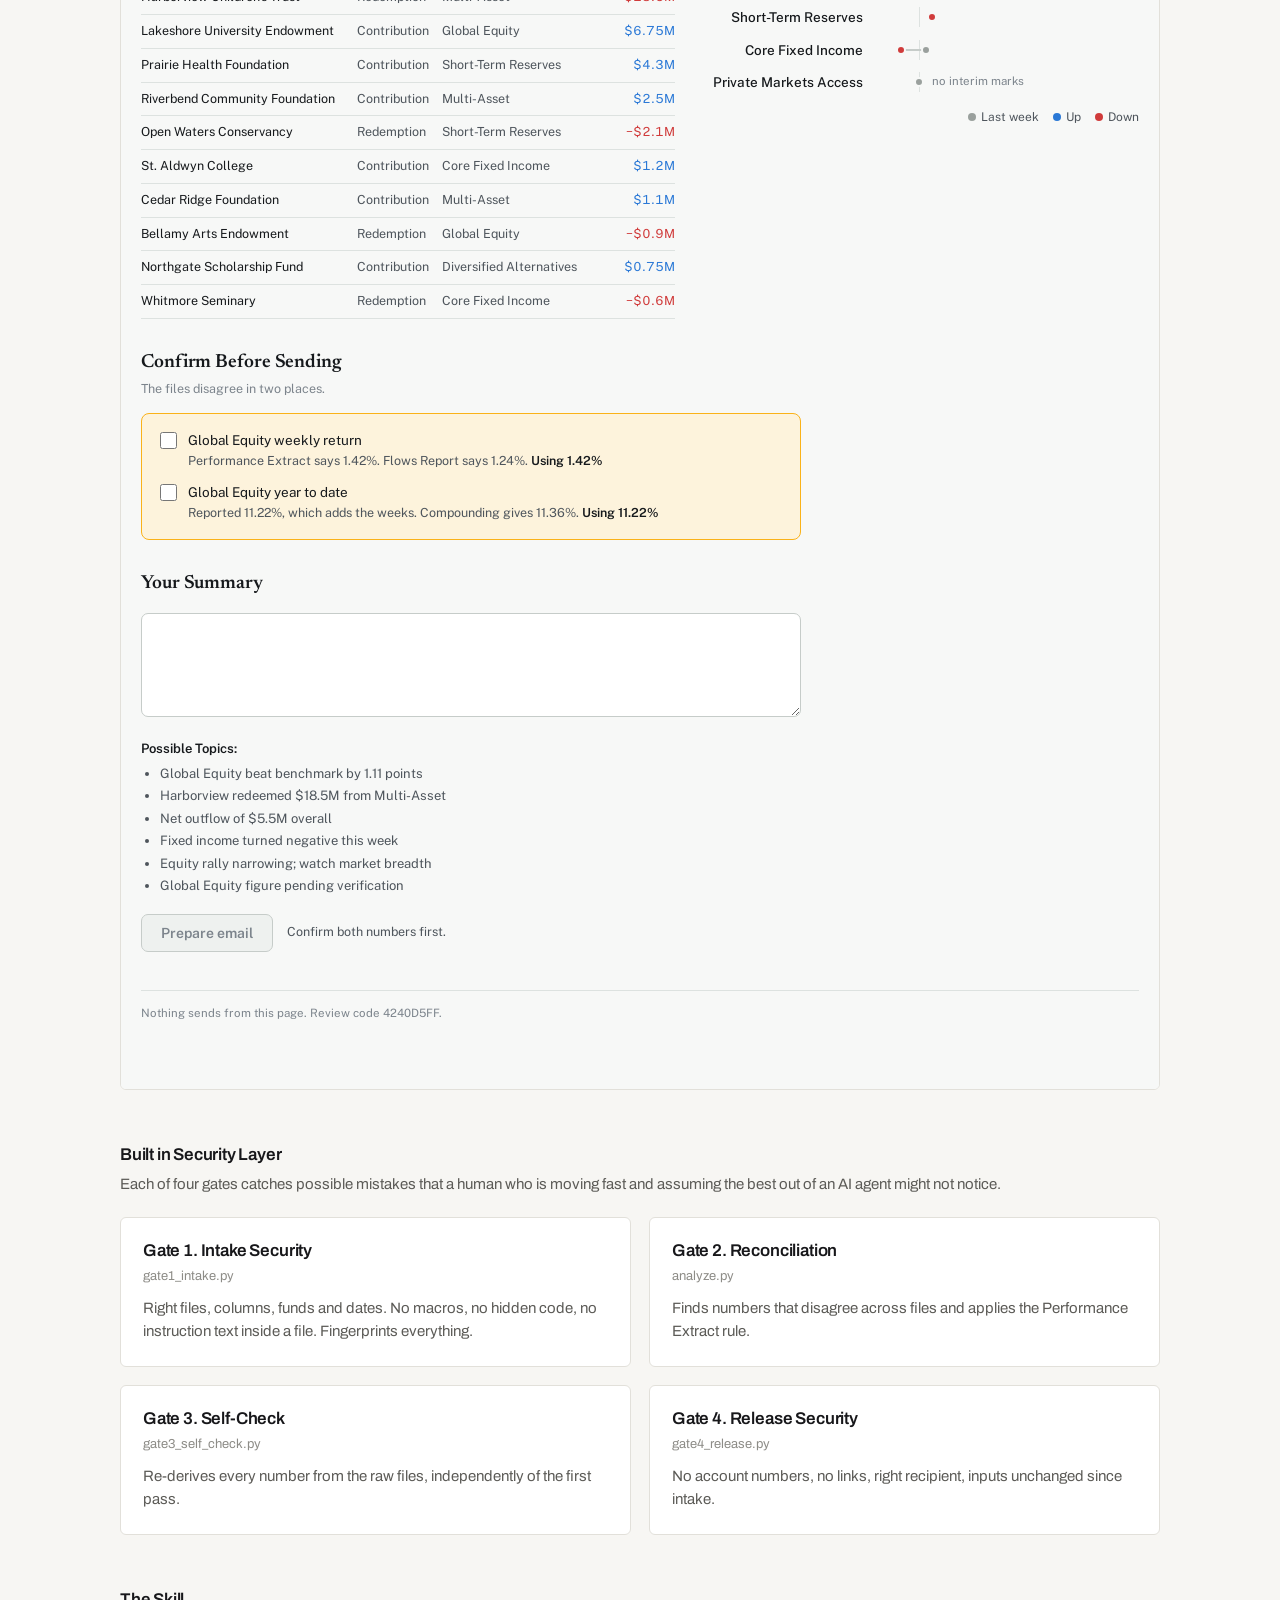
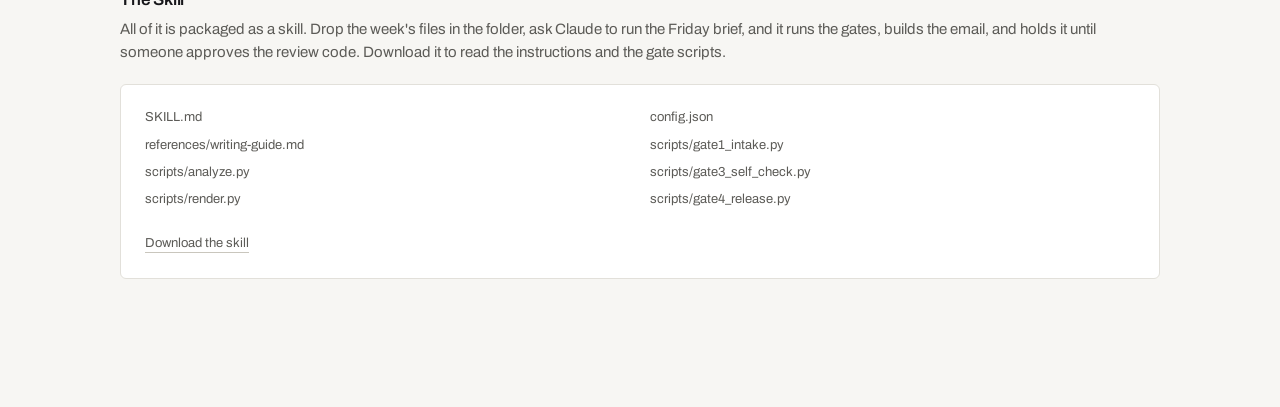
<file: workshop/index.html>
<!DOCTYPE html>
<html lang="en">
<head>
  <meta charset="UTF-8" />
  <meta name="viewport" content="width=device-width, initial-scale=1.0" />
  <meta name="robots" content="noindex, nofollow" />
  <title>TIFF Practical Interview</title>
  <link rel="preconnect" href="https://fonts.googleapis.com" />
  <link rel="preconnect" href="https://fonts.gstatic.com" crossorigin />
  <link href="https://fonts.googleapis.com/css2?family=Archivo:wght@400;500;600&display=swap" rel="stylesheet" />
  <link rel="stylesheet" href="../styles.css?v=8" />
  <link rel="stylesheet" href="../viewer.css?v=4" />
  <link rel="stylesheet" href="./workshop.css?v=8" />
</head>
<body>
  <div class="viewer-bar">
    <a class="bar-link" href="../">
      <svg class="arrow" viewBox="0 0 16 16" aria-hidden="true"><path d="M13 8H3.5M7.5 4l-4 4 4 4"/></svg>
      <span>All Builds</span>
    </a>
  </div>

  <main class="page">
    <header class="masthead">
      <h1>TIFF Practical Interview</h1>
      <p class="sub">The use case discovery, prompt engineering, and output development all happened within <strong>one hour</strong>.</p>
    </header>
    <div class="divider"></div>

    <section class="act">
      <div class="act-head"><h2>The Use Case</h2></div>
      <div class="use-case" id="use-case"></div>
    </section>

    <section class="act">
      <div class="act-head"><h2>Files Received</h2></div>
      <div class="files-row" id="files-row"></div>
      <div class="file-panel" id="file-panel" hidden></div>
    </section>

    <section class="act">
      <div class="act-head">
        <h2>Strategy</h2>
        <p class="act-sub">The decisions I made, and why.</p>
      </div>
      <ol class="strategy" id="strategy"></ol>
    </section>

    <section class="act" id="act-output">
      <div class="act-head"><h2>Outputs</h2></div>

      <h3 class="sub-head" id="email-label"></h3>
      <p class="sub-note" id="email-note"></p>
      <div class="pages" id="pages"></div>
      <p class="download"><a id="pdf-link" href="#" download>Download the draft email</a></p>

      <h3 class="sub-head" id="dash-label"></h3>
      <p class="sub-note" id="dash-note"></p>
      <div class="live" id="live-dashboard">
        <iframe id="dash-frame" title="Weekly Fund Review dashboard" src="dashboard/"></iframe>
      </div>

      <h3 class="sub-head" id="gates-label"></h3>
      <p class="sub-note" id="gates-note"></p>
      <div class="gates" id="gates"></div>

      <h3 class="sub-head" id="skill-label"></h3>
      <p class="sub-note" id="skill-note"></p>
      <div class="skill" id="skill"></div>
    </section>
  </main>

  <div class="lightbox" id="lightbox" hidden>
    <button class="lb-close" id="lb-close" aria-label="Close">×</button>
    <img id="lb-img" alt="" />
  </div>

  <script src="./data.js?v=7"></script>
  <script src="./workshop.js?v=7"></script>
</body>
</html>
</file>
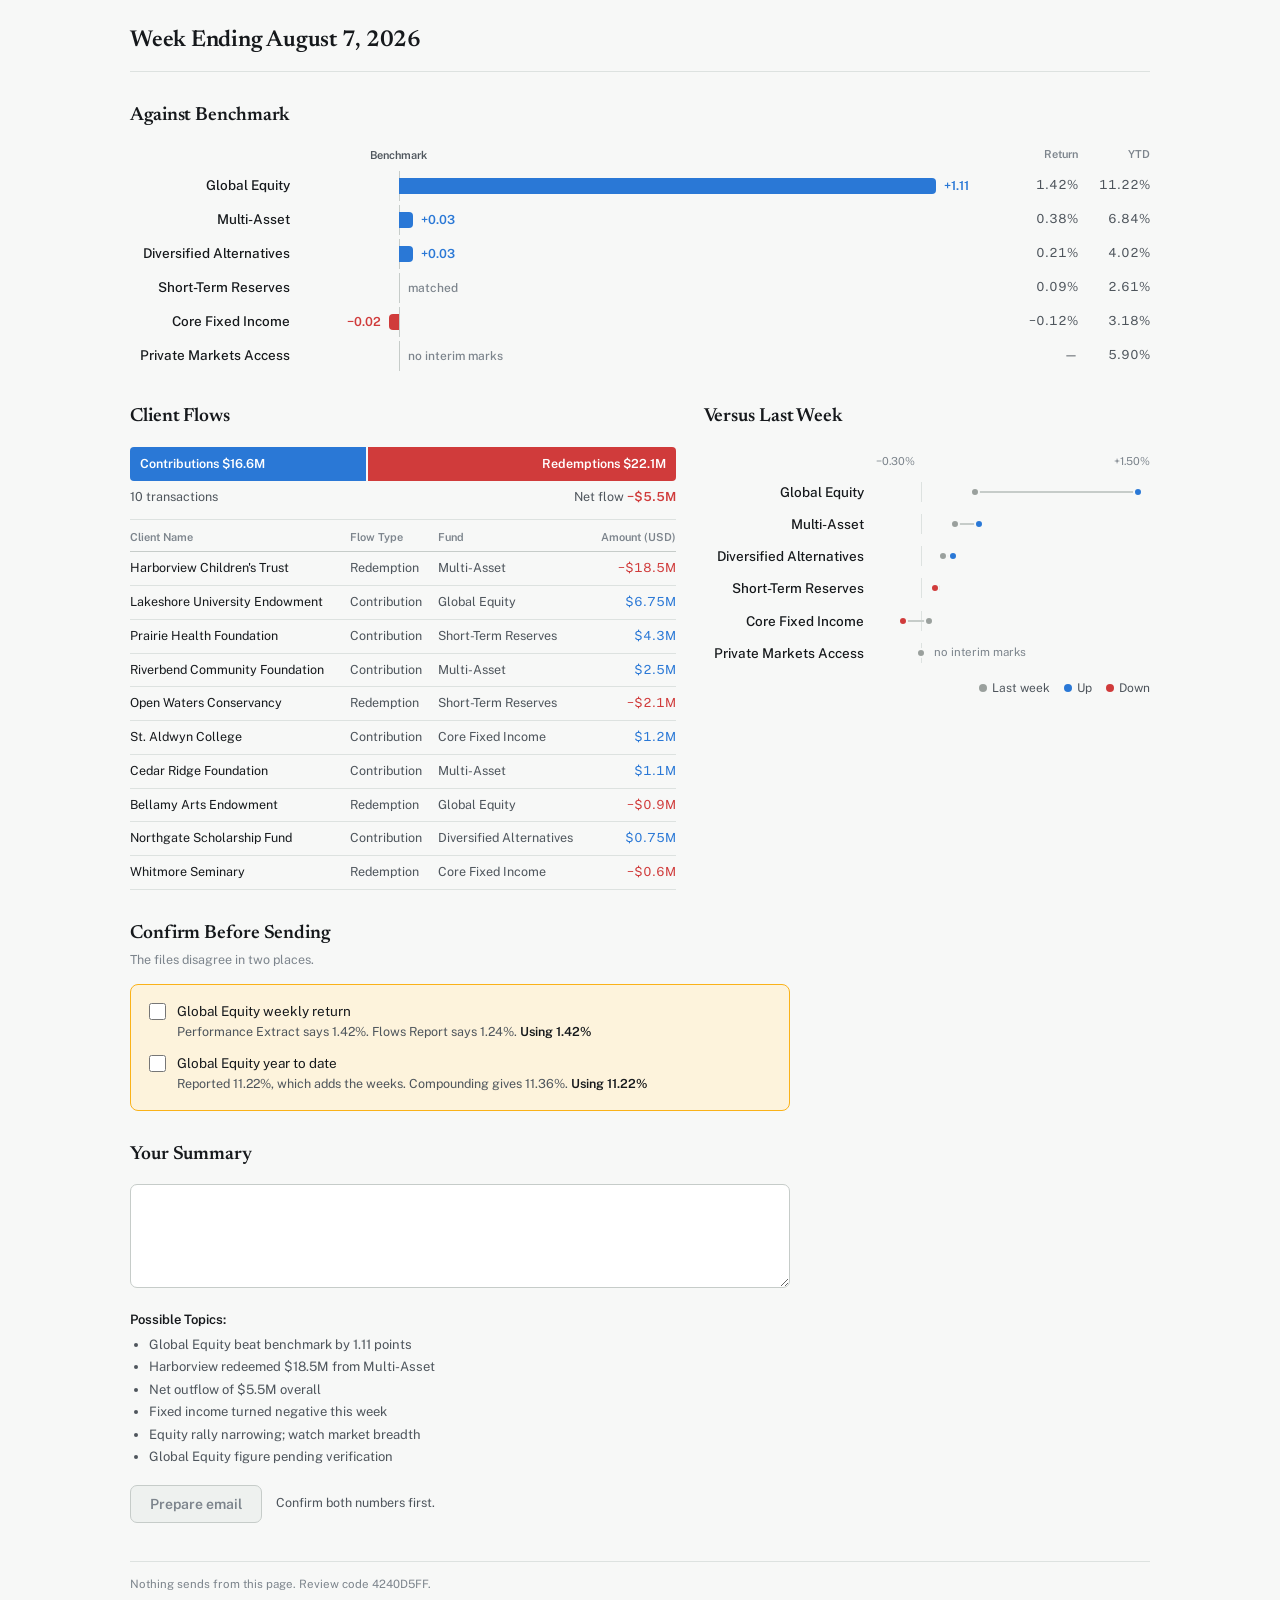
<file: workshop/dashboard/index.html>
<!doctype html>
<html lang="en">
<head>
<meta name="robots" content="noindex, nofollow" />
<meta charset="utf-8">
<meta name="viewport" content="width=device-width, initial-scale=1">
<title>Weekly Fund Review</title>
<meta name="description" content="A preflight review console for a weekly fund performance email: benchmark comparison, client flows, and a confirmation gate that blocks sending while source files disagree.">
<link rel="stylesheet" href="https://fonts.googleapis.com/css2?family=Newsreader:opsz,wght@6..72,500;6..72,600&family=Public+Sans:wght@400;500;600;700&display=swap">
<style>
html{-webkit-text-size-adjust:100%}
img{max-width:100%}
[hidden]{display:none!important}
</style>
<style>
:root{
  --paper:#f7f8f7; --panel:#ffffff; --panel-2:#eef1ef;
  --ink:#16191c; --ink-2:#4e555c; --ink-3:#7c848c;
  --rule:#dde2e0; --rule-2:#c6ccc9;
  --ahead:#2a78d6; --behind:#d03b3b; --flat:#9aa09d;
  --hold:#fab219; --hold-ink:#7a5000; --hold-bg:#fdf3dc;
  --clear:#0ca30c; --clear-ink:#0a6b0a;
  --sans:"Public Sans",ui-sans-serif,system-ui,sans-serif;
  --serif:"Newsreader",Georgia,"Times New Roman",serif;
}
@media (prefers-color-scheme:dark){:root:not([data-theme="light"]){
  color-scheme:dark;
  --paper:#141615; --panel:#1c1f1e; --panel-2:#232726;
  --ink:#f2f3f1; --ink-2:#b6bcb9; --ink-3:#868d8a;
  --rule:#2e3331; --rule-2:#3d4340;
  --ahead:#3987e5; --behind:#e05555; --flat:#8b918e;
  --hold:#fab219; --hold-ink:#fbc95c; --hold-bg:#2c2415;
  --clear:#0ca30c; --clear-ink:#4cc94c;
}}
:root[data-theme="dark"]{
  color-scheme:dark;
  --paper:#141615; --panel:#1c1f1e; --panel-2:#232726;
  --ink:#f2f3f1; --ink-2:#b6bcb9; --ink-3:#868d8a;
  --rule:#2e3331; --rule-2:#3d4340;
  --ahead:#3987e5; --behind:#e05555; --flat:#8b918e;
  --hold:#fab219; --hold-ink:#fbc95c; --hold-bg:#2c2415;
  --clear:#0ca30c; --clear-ink:#4cc94c;
}
*{box-sizing:border-box}
body{margin:0;background:var(--paper);color:var(--ink);font-family:var(--sans);
  font-size:15px;line-height:1.5;-webkit-font-smoothing:antialiased;padding-inline:20px}
.wrap{max-width:1020px;margin:0 auto;padding-block:24px 56px}
h1,h2{margin:0;text-wrap:balance}
.num{font-variant-numeric:tabular-nums}

/* header */
.top{padding-bottom:12px;border-bottom:1px solid var(--rule)}
h1{font-family:var(--serif);font-size:23px;font-weight:600;letter-spacing:-.01em}

h2{font-family:var(--serif);font-size:19px;font-weight:600;letter-spacing:-.005em}
.sec{padding-top:30px}
.hint{color:var(--ink-3);font-size:12.5px;margin:3px 0 0}

/* spine */
.spine{margin-top:16px}
.hd,.row{display:grid;grid-template-columns:var(--lab) 1fr 62px 60px;gap:0 12px;align-items:center}
.hd{font-size:11px;font-weight:600;color:var(--ink-3);padding-bottom:6px}
.hd .zl{position:relative;height:14px}
.hd .zl b{position:absolute;left:var(--zero);transform:translateX(-50%);font-weight:600;
  color:var(--ink-2);white-space:nowrap}
.hd .r{text-align:right}
.row{padding:4px 0;border-radius:5px}
.row:hover{background:var(--panel-2)}
.nm{font-size:13.5px;font-weight:500;text-align:right;overflow:hidden;
  text-overflow:ellipsis;white-space:nowrap}
.cell{font-size:12.5px;text-align:right;color:var(--ink-2)}
.track{position:relative;height:26px}
.track::before{content:"";position:absolute;left:var(--zero);top:-2px;bottom:-2px;
  width:1px;background:var(--rule-2)}
.bar{position:absolute;top:5px;height:16px;min-width:3px;transform:scaleX(0);
  transition:transform .6s cubic-bezier(.2,.75,.3,1)}
.lit .bar{transform:scaleX(1)}
.bar.pos{left:var(--zero);background:var(--ahead);border-radius:0 4px 4px 0;transform-origin:left}
.bar.neg{right:calc(100% - var(--zero));background:var(--behind);border-radius:4px 0 0 4px;
  transform-origin:right}
.val{position:absolute;top:50%;transform:translateY(-50%);font-size:12.5px;
  font-weight:600;white-space:nowrap}
.val.pos{color:var(--ahead)}.val.neg{color:var(--behind)}
.val.nil{color:var(--ink-3);font-weight:500;font-size:12px}

/* two columns */
.cols{display:grid;grid-template-columns:1.1fr .9fr;gap:28px;margin-top:0}
@media (max-width:780px){.cols{grid-template-columns:1fr}}

/* flow bar */
.fbar{display:flex;height:34px;margin-top:16px;gap:2px}
.fbar span{display:flex;align-items:center;padding:0 10px;font-size:12.5px;font-weight:600;
  color:#fff;white-space:nowrap;overflow:hidden}
.fbar .in{background:var(--ahead);border-radius:4px 0 0 4px}
.fbar .out{background:var(--behind);border-radius:0 4px 4px 0;justify-content:flex-end}
.fnet{display:flex;justify-content:space-between;font-size:12.5px;color:var(--ink-2);
  margin-top:7px;padding-bottom:12px;border-bottom:1px solid var(--rule)}
.fnet b{color:var(--behind);font-weight:600}

table{width:100%;border-collapse:collapse;font-size:12.5px}
th{text-align:left;font-weight:600;font-size:11px;color:var(--ink-3);
  padding:9px 8px 6px 0;border-bottom:1px solid var(--rule-2)}
td{padding:7px 8px 7px 0;border-bottom:1px solid var(--rule)}
th.r,td.r{text-align:right;padding-right:0}

/* dumbbell */
.db{display:grid;grid-template-columns:var(--lab) 1fr;gap:0 12px;align-items:center;padding:6px 0}
.dbt{position:relative;height:20px}
.dbt .grid{position:absolute;top:0;bottom:0;width:1px;background:var(--rule)}
.dbt .conn{position:absolute;top:10px;height:2px;background:var(--rule-2);transform:translateY(-50%)}
.dot{position:absolute;top:10px;width:10px;height:10px;border-radius:50%;
  transform:translate(-50%,-50%);border:2px solid var(--paper)}
.dot.was{background:var(--flat)}.dot.now{background:var(--ahead)}
.dot.now.dn{background:var(--behind)}.dot.nv{background:var(--flat)}
.nomark{position:absolute;top:1px;font-size:11.5px;color:var(--ink-3);white-space:nowrap}
.key{display:flex;gap:14px;font-size:12px;color:var(--ink-2);margin-top:10px;
  flex-wrap:wrap;justify-content:flex-end}
.key i{display:inline-block;width:8px;height:8px;border-radius:50%;margin-right:5px;font-style:normal}

/* confirm */
.gate{margin-top:14px;border:1px solid var(--hold);background:var(--hold-bg);
  border-radius:8px;padding:16px 18px}
.gate.done{border-color:var(--clear);background:transparent}
.gate ul{list-style:none;margin:0;padding:0;display:flex;flex-direction:column;gap:11px}
.gate li{display:flex;gap:11px;align-items:flex-start}
.gate input{margin:2px 0 0;width:17px;height:17px;flex:none;accent-color:var(--ahead);cursor:pointer}
.gate label{font-size:13.5px;cursor:pointer}
.gate .why{display:block;color:var(--ink-2);font-size:12.5px;margin-top:2px}
.gate .why b{color:var(--ink);font-weight:600}

/* summary + send */
textarea{width:100%;min-height:104px;margin-top:14px;padding:12px 14px;font-family:var(--serif);
  font-size:16px;line-height:1.55;color:var(--ink);background:var(--panel);
  border:1px solid var(--rule-2);border-radius:7px;resize:vertical}
textarea:focus{outline:2px solid var(--ahead);outline-offset:1px;border-color:transparent}
.topics-hd{margin:16px 0 5px;font-size:13px;font-weight:600;color:var(--ink)}
.topics{margin:0;padding-left:19px;font-size:13px;color:var(--ink-2)}
.topics li{margin-bottom:3px}
.send{margin-top:18px;display:flex;align-items:center;gap:14px;flex-wrap:wrap}
button{font-family:var(--sans);font-size:14px;font-weight:600;padding:10px 19px;border-radius:7px;
  border:1px solid transparent;background:var(--ahead);color:#fff;cursor:pointer}
button:disabled{background:var(--panel-2);color:var(--ink-3);cursor:not-allowed;border-color:var(--rule-2)}
button:focus-visible{outline:2px solid var(--ink);outline-offset:2px}
button.ghost{background:transparent;color:var(--ink);border-color:var(--rule-2)}
.state{font-size:12.5px;color:var(--ink-2)}
.preview{margin-top:18px;border:1px solid var(--rule-2);border-radius:8px;background:var(--panel)}
.preview .ph{padding:11px 16px;border-bottom:1px solid var(--rule);font-size:12.5px;
  color:var(--ink-2);display:flex;justify-content:space-between;gap:12px;flex-wrap:wrap;align-items:center}
.preview pre{margin:0;padding:16px;font-family:var(--serif);font-size:14px;line-height:1.6;
  white-space:pre-wrap;overflow-x:auto}
.foot{margin-top:38px;padding-top:14px;border-top:1px solid var(--rule);font-size:11.5px;color:var(--ink-3)}
@media (max-width:620px){
  .hd{grid-template-columns:1fr}
  .hd .r{display:none}
  .row{grid-template-columns:1fr auto auto;
    grid-template-areas:"nm ret ytd" "tk tk tk";row-gap:0;column-gap:12px;
    padding:9px 0;border-bottom:1px solid var(--rule)}
  .row:last-child{border-bottom:0}
  .nm{grid-area:nm;text-align:left;font-size:13px}
  .track{grid-area:tk;height:24px}
  .ret{grid-area:ret}.ytd{grid-area:ytd}
  .cell{font-size:12px}
  .val{font-size:11.5px}
}
@media (prefers-reduced-motion:reduce){.bar{transition:none;transform:scaleX(1)}}
</style>
</head>
<body>
<div class="wrap">
  <div class="top">
    <h1>Week Ending August 7, 2026</h1>
  </div>

  <section class="sec">
    <h2>Against Benchmark</h2>
    <div class="spine" id="spine"></div>
  </section>

  <div class="cols">
    <section class="sec">
      <h2>Client Flows</h2>
      <div class="fbar">
        <span class="in" style="flex:16.6">Contributions $16.6M</span>
        <span class="out" style="flex:22.1">Redemptions $22.1M</span>
      </div>
      <div class="fnet"><span>10 transactions</span><span>Net flow <b class="num">&minus;$5.5M</b></span></div>
      <table><thead><tr><th>Client Name</th><th>Flow Type</th><th>Fund</th><th class="r">Amount (USD)</th></tr></thead>
        <tbody id="flowRows"></tbody></table>
    </section>

    <section class="sec">
      <h2>Versus Last Week</h2>
      <div id="db" style="margin-top:16px"></div>
      <div class="key"><span><i style="background:var(--flat)"></i>Last week</span>
        <span><i style="background:var(--ahead)"></i>Up</span>
        <span><i style="background:var(--behind)"></i>Down</span></div>
    </section>
  </div>

  <section class="sec" style="max-width:660px">
    <h2>Confirm Before Sending</h2>
    <p class="hint">The files disagree in two places.</p>
    <div class="gate" id="gate"><ul id="gaps"></ul></div>
  </section>

  <section class="sec" style="max-width:660px">
    <h2>Your Summary</h2>
    <textarea id="summary"></textarea>
    <p class="topics-hd">Possible Topics:</p>
    <ul class="topics" id="prompts"></ul>
    <div class="send">
      <button id="ship" disabled>Prepare email</button>
      <span class="state" id="state"></span>
    </div>
    <div class="preview" id="preview" hidden>
      <div class="ph"><span>To: Executive Leadership</span>
        <button class="ghost" id="copy" style="padding:5px 12px;font-size:12.5px">Copy</button></div>
      <pre id="previewBody"></pre>
    </div>
  </section>

  <p class="foot">Nothing sends from this page. Review code 4240D5FF.</p>
</div>

<script>
const FUNDS=[
 {n:"Global Equity",r:1.42,b:0.31,ex:1.11,ytd:11.22,was:0.35},
 {n:"Multi-Asset",r:0.38,b:0.35,ex:0.03,ytd:6.84,was:0.22},
 {n:"Diversified Alternatives",r:0.21,b:0.18,ex:0.03,ytd:4.02,was:0.14},
 {n:"Short-Term Reserves",r:0.09,b:0.09,ex:0.00,ytd:2.61,was:0.10},
 {n:"Core Fixed Income",r:-0.12,b:-0.10,ex:-0.02,ytd:3.18,was:0.05},
 {n:"Private Markets Access",r:0.00,b:0.00,ex:0.00,ytd:5.90,was:0.00,nomark:true}];
const FLOWS=[
 {c:"Harborview Children's Trust",f:"Multi-Asset",a:-18500000,big:true},
 {c:"Lakeshore University Endowment",f:"Global Equity",a:6750000,big:true},
 {c:"Prairie Health Foundation",f:"Short-Term Reserves",a:4300000},
 {c:"Riverbend Community Foundation",f:"Multi-Asset",a:2500000},
 {c:"Open Waters Conservancy",f:"Short-Term Reserves",a:-2100000},
 {c:"St. Aldwyn College",f:"Core Fixed Income",a:1200000},
 {c:"Cedar Ridge Foundation",f:"Multi-Asset",a:1100000},
 {c:"Bellamy Arts Endowment",f:"Global Equity",a:-900000},
 {c:"Northgate Scholarship Fund",f:"Diversified Alternatives",a:750000},
 {c:"Whitmore Seminary",f:"Core Fixed Income",a:-600000}];
const GAPS=[
 {t:"Global Equity weekly return",d:"Performance Extract says 1.42%. Flows Report says 1.24%.",u:"Using 1.42%"},
 {t:"Global Equity year to date",d:"Reported 11.22%, which adds the weeks. Compounding gives 11.36%.",u:"Using 11.22%"}];
const PROMPTS=["Global Equity beat benchmark by 1.11 points","Harborview redeemed $18.5M from Multi-Asset",
 "Net outflow of $5.5M overall","Fixed income turned negative this week",
 "Equity rally narrowing; watch market breadth","Global Equity figure pending verification"];

const pct=v=>(v<0?"−":"")+Math.abs(v).toFixed(2)+"%";
const pts=v=>(v>0?"+":v<0?"−":"")+Math.abs(v).toFixed(2);
const mil=v=>(v<0?"−":"")+"$"+(Math.abs(v)/1e6).toFixed(2).replace(/\.?0+$/,"")+"M";
const LAB="160px";

const LEFT=0.20,RIGHT=1.25,SPAN=LEFT+RIGHT,ZERO=LEFT/SPAN*100;
const sp=document.getElementById("spine");
sp.style.setProperty("--lab",LAB); sp.style.setProperty("--zero",ZERO+"%");
sp.innerHTML='<div class="hd"><span></span><span class="zl"><b>Benchmark</b></span>'+
 '<span class="r">Return</span><span class="r">YTD</span></div>'+FUNDS.map(f=>{
 const w=Math.abs(f.ex)/SPAN*100; let bar="",val;
 if(f.nomark||f.ex===0){val='<span class="val nil" style="left:calc(var(--zero) + 9px)">'+
   (f.nomark?"no interim marks":"matched")+'</span>';}
 else if(f.ex>0){bar='<span class="bar pos" style="width:'+w+'%"></span>';
   val='<span class="val pos" style="left:calc(var(--zero) + '+w+'% + 8px)">'+pts(f.ex)+'</span>';}
 else{bar='<span class="bar neg" style="width:'+w+'%"></span>';
   val='<span class="val neg" style="right:calc(100% - var(--zero) + '+w+'% + 8px)">'+pts(f.ex)+'</span>';}
 return '<div class="row"><span class="nm">'+f.n+'</span><span class="track">'+bar+val+'</span>'+
  '<span class="cell num">'+(f.nomark?"—":pct(f.r))+'</span>'+
  '<span class="cell num">'+pct(f.ytd)+'</span></div>';}).join("");
requestAnimationFrame(()=>requestAnimationFrame(()=>sp.classList.add("lit")));

document.getElementById("flowRows").innerHTML=FLOWS.map(x=>
 '<tr><td>'+x.c+'</td><td style="color:var(--ink-2)">'+
 (x.a<0?"Redemption":"Contribution")+'</td><td style="color:var(--ink-2)">'+x.f+
 '</td><td class="r num" style="color:var(--'+(x.a<0?'behind':'ahead')+')">'+mil(x.a)+'</td></tr>').join("");

const LO=-0.3,HI=1.5,X=v=>((v-LO)/(HI-LO))*100, db=document.getElementById("db");
db.style.setProperty("--lab",LAB);
db.innerHTML='<div class="db"><span></span><span style="display:flex;justify-content:space-between;'+
 'font-size:11px;color:var(--ink-3)"><span>−0.30%</span><span>+1.50%</span></span></div>'+
 FUNDS.map(f=>{const a=X(Math.min(f.was,f.r)),b=X(Math.max(f.was,f.r)),up=f.r>=f.was;
 return '<div class="db"><span class="nm">'+f.n+'</span><span class="dbt">'+
  '<span class="grid" style="left:'+X(0)+'%"></span>'+
  (f.nomark?'<span class="nomark" style="left:calc('+X(0)+'% + 13px)">no interim marks</span>'
   :'<span class="conn" style="left:'+a+'%;width:'+(b-a)+'%"></span>'+
    '<span class="dot was" style="left:'+X(f.was)+'%"></span>')+
  '<span class="dot now'+(f.nomark?' nv':up?'':' dn')+'" style="left:'+X(f.r)+'%"></span></span></div>';}).join("");

document.getElementById("gaps").innerHTML=GAPS.map((g,i)=>
 '<li><input type="checkbox" id="g'+i+'"><label for="g'+i+'">'+g.t+
 '<span class="why">'+g.d+' <b>'+g.u+'</b></span></label></li>').join("");
document.getElementById("prompts").innerHTML=PROMPTS.map(p=>'<li>'+p+'</li>').join("");

const boxes=[...document.querySelectorAll('.gate input')],ta=document.getElementById("summary"),
 ship=document.getElementById("ship"),state=document.getElementById("state"),gate=document.getElementById("gate");
function sync(){
 const left=boxes.filter(b=>!b.checked).length,
   words=ta.value.trim().split(/\s+/).filter(Boolean).length;
 gate.classList.toggle("done",!left);
 ship.disabled=left>0||words<15;
 state.textContent=left?"Confirm both numbers first.":words<15?words+" of 15 words.":"";
}
boxes.forEach(b=>b.addEventListener("change",sync));ta.addEventListener("input",sync);sync();

ship.addEventListener("click",()=>{
 const rows=FUNDS.map(f=>"  "+f.n.padEnd(26)+(f.nomark?"       —":pct(f.r).padStart(8))+
   pct(f.b).padStart(9)+(f.nomark?"  no interim marks":"  "+pts(f.ex))).join("\n");
 document.getElementById("previewBody").textContent=
"Team,\n\n"+ta.value.trim()+
"\n\nHeadlines vs. benchmark\nThree of the five funds marked this week beat their benchmarks, one matched, and one trailed. "+
"Global Equity led the week, finishing 1.11 points ahead. Across all funds, client activity produced a net outflow of $5.5M.\n\n"+
"  Fund                          Return Benchmark   vs. Bmk\n"+rows+
"\n\nNotable movements\n  • Global Equity beat its benchmark by 1.11 points (1.42% vs. 0.31%), up from a 0.02-point lead last week.\n"+
"  • Harborview Children's Trust redeemed $18.5M from Multi-Asset, driving that fund's $14.9M net outflow.\n"+
"  • Lakeshore University Endowment contributed $6.75M to Global Equity.\n"+
"  • Core Fixed Income slipped to −0.12% after a 0.05% gain last week.\n"+
"  • Private Markets Access shows 0.00% because it had no interim marks this week.\n\n"+
"What changed vs. last week\nGlobal Equity drove the biggest shift, with its weekly return up 1.07 points. "+
"Multi-Asset and Diversified Alternatives improved modestly, while Core Fixed Income turned negative.\n\nThanks,";
 document.getElementById("preview").hidden=false;
});
document.getElementById("copy").addEventListener("click",e=>{
 const t=document.getElementById("previewBody").textContent,btn=e.currentTarget;
 const done=()=>{btn.textContent="Copied";setTimeout(()=>btn.textContent="Copy",1500)};
 navigator.clipboard?.writeText(t).then(done).catch(()=>{
  const r=document.createRange();r.selectNodeContents(document.getElementById("previewBody"));
  const s=getSelection();s.removeAllRanges();s.addRange(r);btn.textContent="Selected";});
});
</script>
</body>
</html>
</file>
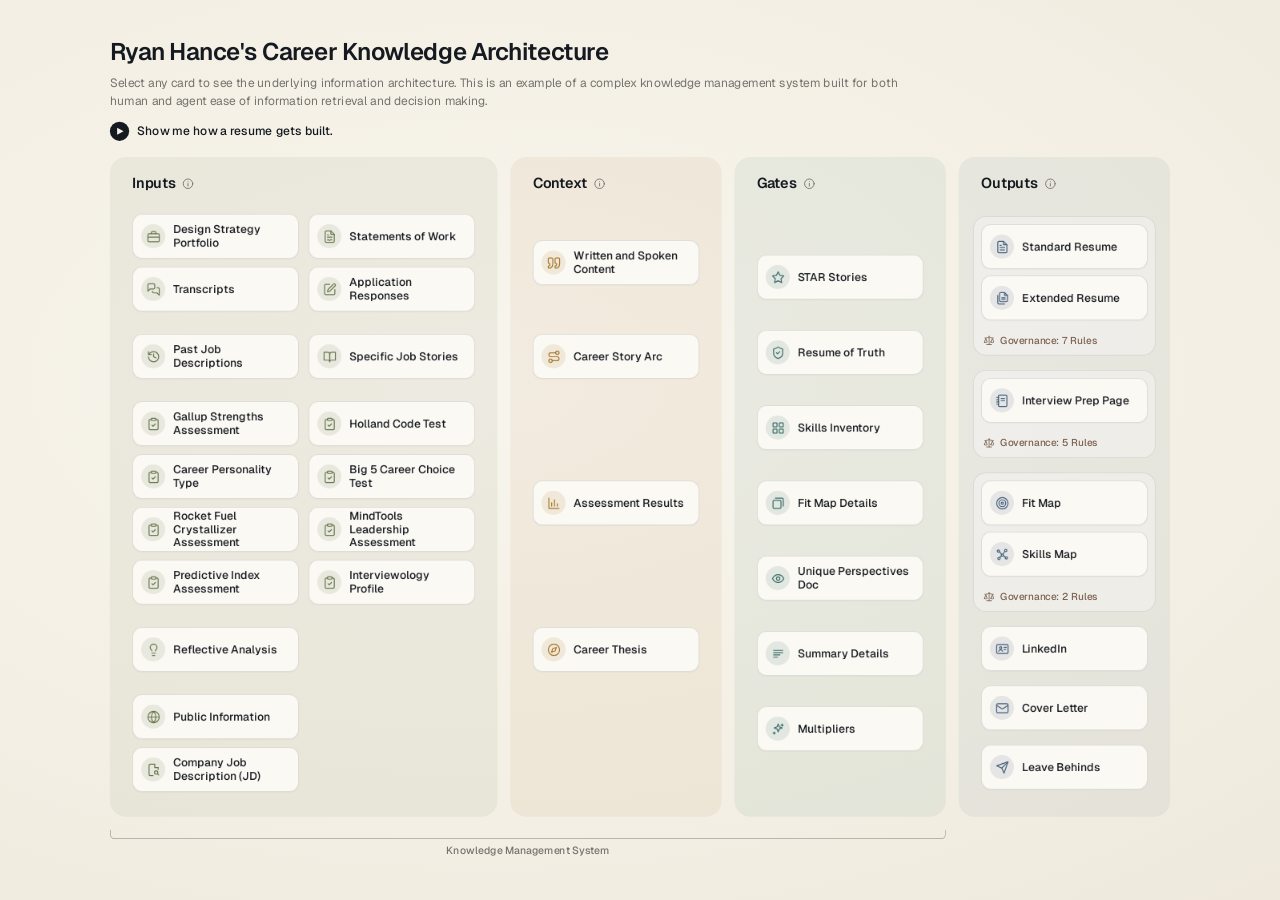
<file: pieces/career-architecture.html>
<!DOCTYPE html>
<html lang="en">
<head>
<meta name="robots" content="noindex, nofollow" />
<meta charset="utf-8">
<meta name="viewport" content="width=device-width, initial-scale=1">
<title>Ryan Hance's Career Knowledge Architecture</title>
<link rel="preconnect" href="https://fonts.googleapis.com">
<link rel="preconnect" href="https://fonts.gstatic.com" crossorigin>
<link href="https://fonts.googleapis.com/css2?family=Geist:wght@400;500;600&display=swap" rel="stylesheet">
<style>
/* ============================================================
   DESIGN SYSTEM
   Type: Geist throughout. Headings 600, labels 500, body 400.
         Sizes: 28 / 17 / 15 / 14 / 12.5. Nothing else.
   One card: 200 x 56, radius 12. One faded pill: 200 x 28, radius 8.
   One rule row: 200 x 34, radius 8. Frames radius 16, lanes radius 20.
   States: rest (paper), lit (ink), picked (ink + gold ring), faded (pill).
   Color: section hue appears only in icons and header underlines.
   ============================================================ */
:root {
  --paper: #f3efe4;
  --paper-2: #ebe6d8;
  --card: #fbf9f3;
  --ink: #151920;
  --ink-soft: #3b4049;
  --dim: #75736d;
  --line: rgba(21, 25, 32, 0.13);
  --gold: #c99a45;

  --c-inputs: #66784c;   --l-inputs: #c3d1a6;   --d-inputs: #34422a;
  --c-context: #a4772b;  --l-context: #ecc678;  --d-context: #5c3f10;
  --c-gates: #3b6d69;    --l-gates: #9ccdc6;    --d-gates: #173f3c;
  --c-rules: #7c6150;    --l-rules: #ddbea4;    --d-rules: #47352a;
  --c-outputs: #46607c;  --l-outputs: #b1c6de;  --d-outputs: #1f3248;

  --display: "Geist", "Helvetica Neue", Arial, sans-serif;
  --sans: "Geist", "Helvetica Neue", Arial, sans-serif;
  --ease: cubic-bezier(.2, .7, .2, 1);
  --t-move: .9s;
}
* { box-sizing: border-box; margin: 0; padding: 0; }
html, body { height: 100%; }
body {
  background: radial-gradient(1400px 800px at 38% 42%, #f8f5ed 0%, var(--paper) 55%, var(--paper-2) 100%);
  color: var(--ink); font-family: var(--sans); -webkit-font-smoothing: antialiased; overflow: hidden;
}
#viewport { position: fixed; inset: 0; overflow: hidden; }
body.narrow #viewport { overflow: auto; -webkit-overflow-scrolling: touch; }
body.scrolly #viewport { overflow-x: hidden; overflow-y: auto; }
#sizer { position: relative; width: 100%; height: 100%; }
#stage { position: absolute; left: 0; top: 0; width: 1440px; height: 1124px; transform-origin: 0 0; }

/* ---------- header ---------- */
.masthead { position: absolute; left: 58px; top: 48px; max-width: 1000px; }
.masthead h1 { font: 600 30px/1.15 var(--display); letter-spacing: -0.025em; }
.masthead .cta {
  margin-top: 14px; display: inline-flex; align-items: center; gap: 10px;
  background: none; border: 0; padding: 0; cursor: pointer;
  font: 500 15px/1 var(--sans); color: var(--ink);
}
.masthead .cta .play {
  width: 24px; height: 24px; border-radius: 50%; background: var(--ink);
  display: grid; place-items: center; transition: transform .2s var(--ease), background-color .2s;
}
.masthead .cta .play svg { width: 10px; height: 10px; fill: #f5f1e6; margin-left: 2px; }
.masthead .cta:hover .play, .masthead .cta:focus-visible .play { transform: scale(1.08); background: var(--gold); }
.masthead .cta:hover span, .masthead .cta:focus-visible span { text-decoration: underline; text-underline-offset: 3px; }
.masthead p { margin-top: 10px; font: 400 15px/1.5 var(--sans); color: var(--dim); }

#reset {
  position: fixed; left: 0; top: 0; z-index: 30;
  font: 500 14px/1 var(--sans); color: var(--ink);
  background: var(--card); border: 1px solid var(--line); border-radius: 999px;
  padding: 11px 18px; cursor: pointer;
  opacity: 0; pointer-events: none; transform: translateY(-4px);
  transition: opacity .35s var(--ease), transform .35s var(--ease), border-color .2s;
}
#reset.show { opacity: 1; pointer-events: auto; transform: none; }
#reset:hover { border-color: rgba(21, 25, 32, 0.4); }

/* ---------- columns ---------- */
.lane { position: absolute; top: 196px; bottom: 104px; border-radius: 20px; background: color-mix(in srgb, var(--sec) 7%, transparent); }
.colhead {
  position: absolute; top: 220px; display: flex; align-items: center; gap: 8px;
  font: 600 18px/1 var(--display); letter-spacing: -0.015em; cursor: help; padding-bottom: 10px;
}
.colhead svg { width: 15px; height: 15px; fill: none; stroke: var(--dim); stroke-width: 1.8; stroke-linecap: round; }

/* ---------- cards ---------- */
.node {
  position: absolute; left: 0; top: 0;
  display: grid; grid-template-columns: 30px 1fr; align-items: center; gap: 10px;
  padding: 0 12px 0 10px;
  background: var(--card); color: var(--ink);
  border: 1px solid var(--line); border-radius: 12px;
  box-shadow: 0 1px 2px rgba(21, 25, 32, 0.04);
  font: 500 14px/1.2 var(--sans); text-align: left;
  cursor: pointer; outline: none; overflow: hidden;
  transition:
    transform var(--t-move) var(--ease), width var(--t-move) var(--ease), height var(--t-move) var(--ease),
    opacity .4s var(--ease), background-color .4s var(--ease), color .4s var(--ease),
    border-color .3s var(--ease), box-shadow .4s var(--ease), border-radius .4s var(--ease);
  will-change: transform;
}
.node:hover, .node:focus-visible { border-color: rgba(21, 25, 32, 0.4); }
.node .chip {
  width: 30px; height: 30px; border-radius: 50%; display: grid; place-items: center;
  background: color-mix(in srgb, var(--sec) 13%, transparent);
  transition: all .4s var(--ease);
}
.node svg { width: 17px; height: 17px; fill: none; stroke: var(--sec); stroke-width: 1.75; stroke-linecap: round; stroke-linejoin: round; transition: stroke .4s var(--ease), width .4s, height .4s; }
.node .label { display: -webkit-box; -webkit-line-clamp: 3; -webkit-box-orient: vertical; overflow: hidden; }

/* Rule row: the small version of a card, used inside output frames */
.node.rule { font-size: 12.5px; line-height: 1.1; border-radius: 8px; grid-template-columns: 16px 1fr; gap: 8px; padding: 0 10px; }
.node.rule .chip { width: 16px; height: 16px; background: none; }
.node.rule svg { width: 14px; height: 14px; }
.node.rule .label { -webkit-line-clamp: 2; }
.node.hidden { opacity: 0; pointer-events: none; }

/* Faded pill: the same in every column */
.node.pill {
  font-size: 12.5px; border-radius: 8px; grid-template-columns: 16px 1fr; gap: 8px; padding: 0 10px;
  color: rgba(21, 25, 32, 0.38); background: rgba(246, 243, 235, 0.96); border-color: rgba(21, 25, 32, 0.07); box-shadow: none;
}
.node.pill .chip { width: 16px; height: 16px; background: none; }
.node.pill svg { width: 13px; height: 13px; stroke: rgba(21, 25, 32, 0.3); }
.node.pill .label { display: block; white-space: nowrap; text-overflow: ellipsis; }
.node.pill:hover { color: rgba(21, 25, 32, 0.7); border-color: rgba(21, 25, 32, 0.2); }

.node.on {
  /* --t is this card's share of influence on (or from) the selected card: 1 = the section's deepest tone */
  background: color-mix(in srgb, var(--deep) calc(var(--t, 1) * 100%), var(--card));
  border-color: color-mix(in srgb, var(--deep) calc(40% + var(--t, 1) * 60%), transparent);
  color: #f7f3ea; box-shadow: 0 8px 20px rgba(21, 25, 32, calc(var(--t, 1) * 0.18));
}
.node.on.picked { background: var(--ink); border-color: var(--ink); }
.node.on.soft { color: var(--ink); }
.node.on.soft svg { stroke: var(--sec); }
.node.on.soft .chip { background: color-mix(in srgb, var(--sec) 13%, transparent); }
.node.on .chip { background: rgba(255, 255, 255, 0.08); }
.node.rule.on .chip { background: none; }
.node.on svg { stroke: var(--lit); }
.node.picked { box-shadow: 0 0 0 2.5px var(--gold), 0 10px 24px rgba(21, 25, 32, 0.24); }

.s-inputs  { --sec: var(--c-inputs);  --lit: var(--l-inputs);  --deep: var(--d-inputs); }
.s-context { --sec: var(--c-context); --lit: var(--l-context); --deep: var(--d-context); }
.s-gates   { --sec: var(--c-gates);   --lit: var(--l-gates);   --deep: var(--d-gates); }
.s-rules   { --sec: var(--c-rules);   --lit: var(--l-rules);   --deep: var(--d-rules); }
.s-outputs { --sec: var(--c-outputs); --lit: var(--l-outputs); --deep: var(--d-outputs); }

/* ---------- output frames (hold the rules) ---------- */
.frame {
  position: absolute; left: 0; top: 0; border-radius: 16px;
  border: 1px solid rgba(21, 25, 32, 0.1); background: rgba(255, 255, 255, 0.32);
  transition: transform var(--t-move) var(--ease), width var(--t-move) var(--ease), height var(--t-move) var(--ease), opacity .4s var(--ease);
}
.frame.gone { opacity: 0; }
.frame .foot {
  position: absolute; left: 12px; right: 12px; bottom: 9px; height: 18px;
  display: flex; align-items: center; gap: 7px;
  font: 500 12.5px/1 var(--sans); color: var(--c-rules); cursor: pointer;
  transition: opacity .3s var(--ease);
}
.frame .foot svg { width: 14px; height: 14px; fill: none; stroke: var(--c-rules); stroke-width: 1.75; stroke-linecap: round; stroke-linejoin: round; }
.frame .foot:hover { color: var(--ink); }
.frame.picked { box-shadow: 0 0 0 2.5px var(--gold); background: rgba(255, 255, 255, 0.6); }
.frame.picked .foot { color: var(--ink); }

/* ---------- bracket under Inputs to Gates ---------- */
.bracket { position: absolute; top: 1036px; height: 12px; border: 1.5px solid rgba(21, 25, 32, 0.35); border-top: none; border-radius: 0 0 6px 6px; }
.bracket span { position: absolute; left: 0; right: 0; top: 20px; text-align: center; font: 500 13px/1 var(--display); letter-spacing: 0; color: var(--dim); }

/* ---------- arrows ---------- */
#wires { position: absolute; left: 0; top: 0; width: 1440px; height: 1124px; overflow: visible; pointer-events: none; }
#wires path { fill: none; stroke: rgba(21, 25, 32, 0.4); stroke-width: 1.4; }
#wires path.hot { stroke: var(--gold); stroke-width: 2.1; }
#wires polygon { fill: rgba(21, 25, 32, 0.55); opacity: 0; transition: opacity .2s var(--ease); }
#wires polygon.hot { fill: var(--gold); }
#wires polygon.show { opacity: 1; }
#wires g.fading { opacity: 0; transition: opacity .3s var(--ease); }

/* ---------- explainer ---------- */
#tip {
  position: fixed; z-index: 40; width: 300px; pointer-events: none;
  background: #fffdf8; border: 1px solid var(--line); border-radius: 14px;
  box-shadow: 0 18px 44px rgba(21, 25, 32, 0.16); padding: 16px 18px;
  opacity: 0; transform: translateY(4px); transition: opacity .18s var(--ease), transform .18s var(--ease);
}
#tip.show { opacity: 1; transform: none; }
#tip.sheet { left: 12px !important; right: 12px; top: auto !important; bottom: 12px; width: auto; }
#tip .over { font: 500 12.5px/1 var(--sans); color: var(--sec); }
#tip h3 { margin-top: 8px; font: 600 17px/1.25 var(--display); letter-spacing: -0.01em; }
#tip p { margin-top: 8px; font: 400 14px/1.5 var(--sans); color: var(--ink-soft); }
#tip ul { margin-top: 10px; padding-left: 16px; font: 400 14px/1.45 var(--sans); color: var(--ink-soft); }
#tip li + li { margin-top: 4px; }
#tip .lives { margin-top: 12px; padding-top: 10px; border-top: 1px solid var(--line); font: 400 12.5px/1.3 var(--sans); color: var(--dim); }
#tip .lives b { font-weight: 500; color: var(--ink-soft); }

#fade { position: fixed; top: 0; right: 0; bottom: 0; width: 48px; pointer-events: none; z-index: 20;
  background: linear-gradient(to right, rgba(243, 239, 228, 0), rgba(235, 230, 216, 0.95)); opacity: 0; transition: opacity .3s; }
body.narrow #fade.show { opacity: 1; }

body:not(.ready) .node, body:not(.ready) .frame { transition: none; }
@media (prefers-reduced-motion: reduce) { :root { --t-move: .01s; } #tip, #reset { transition-duration: .01s; } }
</style>
</head>
<body>
<div id="viewport"><div id="sizer">
  <div id="stage">
    <div class="masthead"><h1></h1><p></p><button class="cta" type="button"><span class="play"><svg viewBox="0 0 10 10" aria-hidden="true"><path d="M1 0.6 L9 5 L1 9.4 Z"/></svg></span><span></span></button></div>
    <svg id="wires" viewBox="0 0 1440 1124"></svg>
  </div>
</div></div>
<button id="reset" type="button"></button>
<div id="fade"></div>
<div id="tip" role="tooltip"></div>

<script>
const DATA = {"columns": ["inputs", "context", "gates", "rules", "outputs"], "items": [{"id": "portfolio", "column": "inputs", "group": "voice", "label": "Design Strategy Portfolio", "type": "portfolio", "hover": "Portfolio of work from efforts with Kroger, Delta, Bayer, Dryland Revival, and many other independent efforts from 2019-2024.", "lives_in": "Public Website"}, {"id": "sow", "column": "inputs", "group": "voice", "label": "Statements of Work", "type": "contract", "hover": "Documents from consulting work that say what the problems were and what was delivered.", "lives_in": "Cloud Archive"}, {"id": "transcripts", "column": "inputs", "group": "voice", "label": "Transcripts", "type": "transcript", "hover": "Word-for-word transcripts of interviews where recording consent was requested.", "lives_in": "Obsidian"}, {"id": "appresp", "column": "inputs", "group": "voice", "label": "Application Responses", "type": "application", "hover": "Written answers to application questions, saved exactly as they were submitted.", "lives_in": "Obsidian"}, {"id": "pastjd", "column": "inputs", "group": "arc", "label": "Past Job Descriptions", "type": "history", "hover": "The official descriptions of past roles, including titles and responsibilities.", "lives_in": "Cloud Archive"}, {"id": "jobstories", "column": "inputs", "group": "arc", "label": "Specific Job Stories", "type": "story", "hover": "One detailed file per employer about the work I did and the results.", "lives_in": "Obsidian"}, {"id": "gallup", "column": "inputs", "group": "assess", "label": "Gallup Strengths Assessment", "type": "assessment", "hover": "Ranks 34 talent themes to show where natural strengths are.", "lives_in": "Cloud Archive"}, {"id": "holland", "column": "inputs", "group": "assess", "label": "Holland Code Test", "type": "assessment", "hover": "Sorts work interests into six types to show which work environments fit best.", "lives_in": "Cloud Archive"}, {"id": "careertype", "column": "inputs", "group": "assess", "label": "Career Personality Type", "type": "assessment", "hover": "Matches personality preferences to the roles that tend to suit them.", "lives_in": "Cloud Archive"}, {"id": "big5", "column": "inputs", "group": "assess", "label": "Big 5 Career Choice Test", "type": "assessment", "hover": "Scores the five major personality traits and connects them to career paths.", "lives_in": "Cloud Archive"}, {"id": "rocketfuel", "column": "inputs", "group": "assess", "label": "Rocket Fuel Crystallizer Assessment", "type": "assessment", "hover": "Shows whether someone leans Visionary or Integrator.", "lives_in": "Cloud Archive"}, {"id": "mindtools", "column": "inputs", "group": "assess", "label": "MindTools Leadership Assessment", "type": "assessment", "hover": "Scores leadership skills like setting a vision and managing a team.", "lives_in": "Cloud Archive"}, {"id": "pi", "column": "inputs", "group": "assess", "label": "Predictive Index Assessment", "type": "assessment", "hover": "Measures four work drives: dominance, extraversion, patience, and formality.", "lives_in": "Cloud Archive"}, {"id": "interviewology", "column": "inputs", "group": "assess", "label": "Interviewology Profile", "type": "assessment", "hover": "Identifies which of four interview styles comes naturally (Charmer, Challenger, Examiner, or Harmonizer) and the impression it makes on interviewers.", "lives_in": "Cloud Archive"}, {"id": "reflective", "column": "inputs", "group": "thesis", "label": "Reflective Analysis", "type": "reflection", "hover": "Self-reflection of the shape of my career and skill maturity mean for the future of my work.", "lives_in": "Obsidian"}, {"id": "publicinfo", "column": "inputs", "group": "direct", "label": "Public Information", "type": "web", "hover": "Research on the company and the people doing the interview, pulled from news coverage and public profiles.", "lives_in": "Public URLs"}, {"id": "companyjd", "column": "inputs", "group": "direct", "label": "Company Job Description (JD)", "type": "posting", "hover": "The job posting being applied to. It sets the lane and resume type, and shapes what each output emphasizes.", "lives_in": "Notion"}, {"id": "wsc", "column": "context", "group": "", "label": "Written and Spoken Content", "type": "voice", "hover": "Everything said or written in real interviews (that I have access to) and applications, collected word for word.", "lives_in": "Obsidian"}, {"id": "arc", "column": "context", "group": "", "label": "Career Story Arc", "type": "route", "hover": "The full work history told as one story, including how each role led to the next.", "lives_in": "Obsidian"}, {"id": "assessments", "column": "context", "group": "", "label": "Assessment Results", "type": "results", "hover": "Where the eight assessments agree about strengths and working style.", "lives_in": "Obsidian"}, {"id": "thesis", "column": "context", "group": "", "label": "Career Thesis", "type": "compass", "hover": "The through line of my career in a few plain sentences.", "lives_in": "Obsidian"}, {"id": "star", "column": "gates", "group": "", "label": "STAR Stories", "type": "star", "hover": "Short story cards laid out as situation, task, action, and result, each tagged with the skills, company, and work experience behind it.", "lives_in": "Notion"}, {"id": "perspectives", "column": "gates", "group": "", "label": "Unique Perspectives Doc", "type": "eye", "hover": "Opinions and points of view about the areas of work in which I lead.", "lives_in": "Obsidian"}, {"id": "skillinv", "column": "gates", "group": "", "label": "Skills Inventory", "type": "grid", "hover": "Every approved skill, method, and tool. If a skill isn't listed here, it doesn't go on anything.", "lives_in": "Obsidian"}, {"id": "rot", "column": "gates", "group": "", "label": "Resume of Truth", "type": "seal", "hover": "Every role, title, and bullet in approved wording. All resume content comes from here.", "lives_in": "Obsidian"}, {"id": "fmd", "column": "gates", "group": "", "label": "Fit Map Details", "type": "cards", "hover": "109 evidence cards. Each one ties a capability to specific work and years of experience.", "lives_in": "Obsidian"}, {"id": "summary", "column": "gates", "group": "", "label": "Summary Details", "type": "lines", "hover": "Approved opening lines and 66 proof facts that combine into a resume summary.", "lives_in": "Obsidian"}, {"id": "multipliers", "column": "gates", "group": "", "label": "Multipliers", "type": "sparkle", "hover": "Twelve approved lines about my personality traits and non-career background that influence my ability to show up well in the work environment.", "lives_in": "Obsidian"}, {"id": "r_lane", "column": "rules", "group": "Resume", "label": "Select a lane", "type": "rule", "hover": "Select a lane (Service Design, Transformation & Implementation, AI Enablement, Product) before building. A JD that is outside of my expertise gets flagged.", "lives_in": "Claude Skills"}, {"id": "r_type", "column": "rules", "group": "Resume", "label": "Standard or extended resume", "type": "rule", "hover": "Standard or extended resume: Product, my least clear qualifications is always an extended resume to show product experience depth. Roles with team leadership capabilities get extended resumes, everything else is standard at 3 pages.", "lives_in": "Claude Skills"}, {"id": "r_baseline", "column": "rules", "group": "Resume", "label": "Start from a lane baseline", "type": "rule", "hover": "Work starts from a pre-built lane baseline resume where skills, multipliers, summary, and bullets on an extended resume are adjusted to match accurately between my experience and the JD's ask without overstating my qualifications.", "lives_in": "Claude Skills"}, {"id": "r_traces", "column": "rules", "group": "Resume", "label": "Every word traces to a gate", "type": "rule", "hover": "Every word traces to a gate, staying verbatim in my approved content and voice; new wording needs my approval.", "lives_in": "Claude Skills"}, {"id": "r_skills", "column": "rules", "group": "Resume", "label": "Skills only from the Skills Inventory", "type": "rule", "hover": "Skills come only from the Skills Inventory, spelled the way the JD spells them.", "lives_in": "Claude Skills"}, {"id": "r_summary", "column": "rules", "group": "Resume", "label": "Summary: one opener plus one proof", "type": "rule", "hover": "Summary: one opener plus one proof mix-and-match from the Summary Details gate, one metric max as to not crowd the paragraph and be too redundant.", "lives_in": "Claude Skills"}, {"id": "r_mult", "column": "rules", "group": "Resume", "label": "Multipliers: 4 to 6", "type": "rule", "hover": "Multipliers: 4 to 6 selected from 12 options of approved multipliers in my voice and matched to the personality expectation of the JD.", "lives_in": "Claude Skills"}, {"id": "r_first", "column": "rules", "group": "Interview Prep", "label": "Written in first person", "type": "rule", "hover": "Written in first person.", "lives_in": "Claude Skills"}, {"id": "r_bullets", "column": "rules", "group": "Interview Prep", "label": "Bullets only", "type": "rule", "hover": "Bullets only. Bullets are 5-7 or 7-10 words each.", "lives_in": "Claude Skills"}, {"id": "r_nocoach", "column": "rules", "group": "Interview Prep", "label": "No coaching", "type": "rule", "hover": "No coaching.", "lives_in": "Claude Skills"}, {"id": "r_stories", "column": "rules", "group": "Interview Prep", "label": "STAR stories chosen fresh per JD", "type": "rule", "hover": "Relevant STAR stories chosen fresh per JD, one per distinct demand of the role.", "lives_in": "Claude Skills"}, {"id": "r_words", "column": "rules", "group": "Interview Prep", "label": "My words copied exactly", "type": "rule", "hover": "Where possible, my words are copied exactly, never synthesized.", "lives_in": "Claude Skills"}, {"id": "r_fit", "column": "rules", "group": "Maps", "label": "Fit maps use evidence cards", "type": "rule", "hover": "Fit maps use evidence cards from Fit Map Details matched to the JD; nothing invented.", "lives_in": "Claude Skills"}, {"id": "r_skillsmap", "column": "rules", "group": "Maps", "label": "Skills Map covers the complete skill set", "type": "rule", "hover": "The Skills Map covers your complete skill set, not tailored to any JD.", "lives_in": "Claude Skills"}, {"id": "std", "column": "outputs", "group": "Resume", "label": "Standard Resume", "type": "resume", "hover": "A three-page resume tailored to one job description. One for each of four possible career lanes.", "lives_in": "PDF"}, {"id": "ext", "column": "outputs", "group": "Resume", "label": "Extended Resume", "type": "resume_ext", "hover": "A four-page resume that adds depth from earlier roles. One for each of four possible career lanes.", "lives_in": "PDF"}, {"id": "ip", "column": "outputs", "group": "Interview Prep", "label": "Interview Prep Page", "type": "notebook", "hover": "One page to read before an interview, covering the role, the people, likely questions, stories to be ready to show, and any career details that should be surfaced to share.", "lives_in": "Notion"}, {"id": "fitmap", "column": "outputs", "group": "Maps", "label": "Fit Map", "type": "target", "hover": "An interactive experience built per company upon their job description, matching my real life work experience to their role expectations.", "lives_in": "GitHub Website"}, {"id": "skillsmap", "column": "outputs", "group": "Maps", "label": "Skills Map", "type": "constellation", "hover": "An interactive map of my complete skill set. Every skill links to evidence from real work.", "lives_in": "GitHub Website"}, {"id": "linkedin", "column": "outputs", "group": "", "label": "LinkedIn", "type": "profile", "hover": "My public professional profile.", "lives_in": "LinkedIn"}, {"id": "cover", "column": "outputs", "group": "", "label": "Cover Letter", "type": "letter", "hover": "A letter written for one specific role.", "lives_in": "PDF"}, {"id": "leave", "column": "outputs", "group": "final", "label": "Leave Behinds", "type": "send", "hover": "Personalized \"bonuses\" created on a case-by-case basis for employers I am interested in. Designed to be shared before or after interviews, dependent on the output.", "lives_in": "GitHub Website"}], "edges": [["portfolio", "wsc", 0.2], ["sow", "wsc", 0.1], ["transcripts", "wsc", 0.4], ["appresp", "wsc", 0.3], ["pastjd", "arc", 0.3], ["jobstories", "arc", 0.7], ["gallup", "assessments", 0.3], ["holland", "assessments", 0.1], ["careertype", "assessments", 0.1], ["big5", "assessments", 0.1], ["rocketfuel", "assessments", 0.1], ["mindtools", "assessments", 0.1], ["pi", "assessments", 0.1], ["interviewology", "assessments", 0.1], ["reflective", "thesis", 1.0], ["publicinfo", "ip", 0.2], ["companyjd", "std", 0.2], ["companyjd", "ext", 0.2], ["companyjd", "cover", 0.2], ["companyjd", "fitmap", 0.3], ["companyjd", "ip", 0.3], ["wsc", "star", 0.7], ["wsc", "perspectives", 0.7], ["wsc", "rot", 0.2], ["wsc", "fmd", 0.8], ["arc", "star", 0.3], ["arc", "skillinv", 1.0], ["arc", "rot", 0.8], ["arc", "summary", 0.9], ["assessments", "perspectives", 0.1], ["assessments", "multipliers", 1.0], ["thesis", "perspectives", 0.2], ["thesis", "fmd", 0.2], ["thesis", "summary", 0.1], ["star", "ip", 0.15], ["perspectives", "cover", 0.4], ["perspectives", "ip", 0.1], ["perspectives", "linkedin", 0.1], ["perspectives", "leave", 0.1], ["skillinv", "skillsmap", 0.5], ["skillinv", "fitmap", 0.1], ["skillinv", "std", 0.2], ["skillinv", "ext", 0.1], ["skillinv", "linkedin", 0.2], ["rot", "skillsmap", 0.1], ["rot", "fitmap", 0.1], ["rot", "std", 0.4], ["rot", "ext", 0.5], ["rot", "cover", 0.3], ["rot", "ip", 0.1], ["rot", "linkedin", 0.4], ["fmd", "skillsmap", 0.3], ["fmd", "fitmap", 0.4], ["fmd", "ip", 0.05], ["summary", "linkedin", 0.3], ["summary", "std", 0.1], ["summary", "ext", 0.1], ["summary", "skillsmap", 0.1], ["summary", "fitmap", 0.1], ["summary", "ip", 0.05], ["multipliers", "std", 0.1], ["multipliers", "ext", 0.1], ["multipliers", "cover", 0.1], ["multipliers", "ip", 0.05], ["skillsmap", "leave", 0.3], ["fitmap", "leave", 0.3], ["ext", "leave", 0.3], ["companyjd", "r_lane", null], ["companyjd", "r_type", null], ["companyjd", "r_baseline", null], ["companyjd", "r_skills", null], ["companyjd", "r_mult", null], ["companyjd", "r_stories", null], ["companyjd", "r_fit", null], ["skillinv", "r_baseline", null], ["multipliers", "r_baseline", null], ["summary", "r_baseline", null], ["rot", "r_baseline", null], ["skillinv", "r_skills", null], ["summary", "r_summary", null], ["multipliers", "r_mult", null], ["star", "r_stories", null], ["fmd", "r_fit", null], ["r_lane", "std", null], ["r_lane", "ext", null], ["r_type", "std", null], ["r_type", "ext", null], ["r_baseline", "std", null], ["r_baseline", "ext", null], ["r_traces", "std", null], ["r_traces", "ext", null], ["r_skills", "std", null], ["r_skills", "ext", null], ["r_summary", "std", null], ["r_summary", "ext", null], ["r_mult", "std", null], ["r_mult", "ext", null], ["r_first", "ip", null], ["r_bullets", "ip", null], ["r_nocoach", "ip", null], ["r_stories", "ip", null], ["r_words", "ip", null], ["r_fit", "fitmap", null], ["r_skillsmap", "skillsmap", null]], "copy": {"page_title": "Ryan Hance's Career Knowledge Architecture", "page_prompt": "Select any card to see the underlying information architecture. This is an example of a complex knowledge management system built for both human and agent ease of information retrieval and decision making.", "reset_button": "Deselect", "col_inputs": "Inputs", "col_context": "Context", "col_gates": "Gates", "col_rules": "Rules", "col_outputs": "Outputs", "col_inputs_hover": "Source content.", "col_context_hover": "Easily navigable information stores that contextualize source content for reference.", "col_gates_hover": "Approved sources for Outputs, written in my voice. Everything in an Output has to come from one of these, verbatim.", "col_rules_hover": "How each output gets built from the gates.", "col_outputs_hover": "Anything that might be seen by someone other than me.", "rules_count": "Governance: {n} Rules", "bracket_label": "Knowledge Management System", "lives_source_label": "Source Location", "lives_output_label": "Output Location", "cta_resume": "Show me how a resume gets built."}, "icons": {"portfolio": "<rect x='2' y='7' width='20' height='14' rx='2'/><path d='M16 7V5a2 2 0 0 0-2-2h-4a2 2 0 0 0-2 2v2'/><path d='M2 13h20'/>", "contract": "<path d='M14 2H6a2 2 0 0 0-2 2v16a2 2 0 0 0 2 2h12a2 2 0 0 0 2-2V8z'/><path d='M14 2v6h6'/><path d='M8 9h2'/><path d='M8 13h8'/><path d='M8 18c1-1.4 2-1.4 2.5 0s1.5 1.4 2.5 0 1.5-1 3 0'/>", "transcript": "<path d='M14 9a2 2 0 0 1-2 2H6l-4 4V4a2 2 0 0 1 2-2h8a2 2 0 0 1 2 2z'/><path d='M18 9h2a2 2 0 0 1 2 2v11l-4-4h-6a2 2 0 0 1-2-2v-1'/>", "application": "<path d='M12 3H5a2 2 0 0 0-2 2v14a2 2 0 0 0 2 2h14a2 2 0 0 0 2-2v-7'/><path d='M18.4 2.6a2.1 2.1 0 1 1 3 3L12 15l-4 1 1-4z'/>", "history": "<path d='M3 12a9 9 0 1 0 9-9 9.75 9.75 0 0 0-6.74 2.74L3 8'/><path d='M3 3v5h5'/><path d='M12 7v5l4 2'/>", "story": "<path d='M2 4h6a4 4 0 0 1 4 4v13a3 3 0 0 0-3-3H2z'/><path d='M22 4h-6a4 4 0 0 0-4 4v13a3 3 0 0 1 3-3h7z'/>", "assessment": "<rect x='8' y='2' width='8' height='4' rx='1'/><path d='M16 4h2a2 2 0 0 1 2 2v14a2 2 0 0 1-2 2H6a2 2 0 0 1-2-2V6a2 2 0 0 1 2-2h2'/><path d='m9 14 2 2 4-4'/>", "reflection": "<path d='M9 18h6'/><path d='M10 22h4'/><path d='M15.1 14c.2-1 .7-1.7 1.4-2.5A4.6 4.6 0 0 0 18 8 6 6 0 0 0 6 8c0 1 .2 2.2 1.5 3.5.7.7 1.3 1.5 1.5 2.5'/>", "web": "<circle cx='12' cy='12' r='10'/><path d='M2 12h20'/><path d='M12 2a15 15 0 0 1 4 10 15 15 0 0 1-4 10 15 15 0 0 1-4-10A15 15 0 0 1 12 2z'/>", "posting": "<path d='M14 2H6a2 2 0 0 0-2 2v16a2 2 0 0 0 2 2h5'/><path d='M14 2v6h6'/><path d='M20 8v3'/><circle cx='16.5' cy='16.5' r='3'/><path d='m21 21-2.2-2.2'/>", "voice": "<path d='M3 21c3 0 7-1 7-8V5c0-1.25-.76-2-2-2H4c-1.25 0-2 .75-2 1.97V11c0 1.25.75 2 2 2 1 0 1 0 1 1v1c0 1-1 2-2 2s-1 .01-1 1.03V20c0 1 0 1 1 1z'/><path d='M15 21c3 0 7-1 7-8V5c0-1.25-.76-2-2-2h-4c-1.25 0-2 .75-2 1.97V11c0 1.25.75 2 2 2h.75c0 2.25.25 4-2.75 4v3c0 1 0 1 1 1z'/>", "route": "<circle cx='6' cy='19' r='3'/><path d='M9 19h8.5a3.5 3.5 0 0 0 0-7h-11a3.5 3.5 0 0 1 0-7H15'/><circle cx='18' cy='5' r='3'/>", "results": "<path d='M3 3v18h18'/><path d='M8 17v-6'/><path d='M13 17V6'/><path d='M18 17v-4'/>", "compass": "<circle cx='12' cy='12' r='10'/><polygon points='16.2,7.8 14.1,14.1 7.8,16.2 9.9,9.9'/>", "star": "<polygon points='12,2 15.1,8.3 22,9.3 17,14.1 18.2,21 12,17.8 5.8,21 7,14.1 2,9.3 8.9,8.3'/>", "eye": "<path d='M2 12s3.5-7 10-7 10 7 10 7-3.5 7-10 7S2 12 2 12z'/><circle cx='12' cy='12' r='3'/>", "grid": "<rect x='3' y='3' width='7' height='7' rx='1'/><rect x='14' y='3' width='7' height='7' rx='1'/><rect x='3' y='14' width='7' height='7' rx='1'/><rect x='14' y='14' width='7' height='7' rx='1'/>", "seal": "<path d='M20 13c0 5-3.5 7.5-7.7 9a1 1 0 0 1-.7 0C7.5 20.5 4 18 4 13V6a1 1 0 0 1 1-1c2 0 4.5-1.2 6.2-2.7a1.2 1.2 0 0 1 1.6 0C14.5 3.8 17 5 19 5a1 1 0 0 1 1 1z'/><path d='m9 12 2 2 4-4'/>", "cards": "<rect x='3' y='7' width='14' height='14' rx='2'/><path d='M7 3h12a2 2 0 0 1 2 2v12'/>", "lines": "<path d='M4 6h16'/><path d='M4 10h16'/><path d='M4 14h11'/><path d='M4 18h7'/>", "sparkle": "<path d='M12 3l1.9 5.1L19 10l-5.1 1.9L12 17l-1.9-5.1L5 10l5.1-1.9z'/><path d='M19 3v4'/><path d='M17 5h4'/><path d='M5 17v4'/><path d='M3 19h4'/>", "rule": "<path d='M16 16l3-8 3 8c-.87.65-1.92 1-3 1s-2.13-.35-3-1z'/><path d='M2 16l3-8 3 8c-.87.65-1.92 1-3 1s-2.13-.35-3-1z'/><path d='M7 21h10'/><path d='M12 3v18'/><path d='M3 7h2c2 0 5-1 7-2 2 1 5 2 7 2h2'/>", "constellation": "<circle cx='5' cy='6' r='2'/><circle cx='18' cy='5' r='2'/><circle cx='12' cy='13' r='2'/><circle cx='6' cy='19' r='2'/><circle cx='19' cy='18' r='2'/><path d='M6.7 7.1l3.8 4.4M16.4 6.3l-3.2 5M10.6 14.4l-3.2 3.3M13.7 14l3.8 2.8'/>", "target": "<circle cx='12' cy='12' r='10'/><circle cx='12' cy='12' r='6'/><circle cx='12' cy='12' r='2'/>", "resume": "<path d='M14 2H6a2 2 0 0 0-2 2v16a2 2 0 0 0 2 2h12a2 2 0 0 0 2-2V8z'/><path d='M14 2v6h6'/><path d='M16 13H8'/><path d='M16 17H8'/><path d='M10 9H8'/>", "resume_ext": "<path d='M16 2H9a2 2 0 0 0-2 2v12a2 2 0 0 0 2 2h10a2 2 0 0 0 2-2V7z'/><path d='M16 2v5h5'/><path d='M4 7v13a2 2 0 0 0 2 2h10'/><path d='M11 11h6'/><path d='M11 14h6'/>", "notebook": "<rect x='5' y='2' width='15' height='20' rx='2'/><path d='M2 6h4'/><path d='M2 10h4'/><path d='M2 14h4'/><path d='M2 18h4'/><path d='M10 8h6'/><path d='M10 12h6'/>", "profile": "<rect x='2' y='4' width='20' height='16' rx='2'/><circle cx='9' cy='10' r='2'/><path d='M5.5 16c.6-1.8 2-2.5 3.5-2.5s2.9.7 3.5 2.5'/><path d='M15 9h4'/><path d='M15 13h3'/>", "letter": "<rect x='2' y='4' width='20' height='16' rx='2'/><path d='m22 7-8.97 5.7a1.94 1.94 0 0 1-2.06 0L2 7'/>", "send": "<path d='M22 2 11 13'/><path d='M22 2l-7 20-4-9-9-4z'/>"}};

(function () {
  const W = 1440, H = 1124;
  const TOP = 260, BOTTOM = 996, MID = (TOP + BOTTOM) / 2;
  const IDLE_MS = 30000;

  // One card size everywhere. Columns are spaced evenly.
  const CW = 208, CH = 56, PILL = 28, PILL_STEP = 32, ROW = 34, ROW_STEP = 38, FPAD = 10, FOOT = 34;
  const GAP_IN = 12;                          // between the two input columns
  // Spacing system: 58px page margin, 28px padding inside each column, 16px gutters between columns.
  const LANE_PAD = 28, LANE_GAP = 16, EDGE = 58, GAP_IN0 = 12;
  const X = {};
  X.inputs = EDGE + LANE_PAD;
  X.context = X.inputs + CW * 2 + GAP_IN0 + LANE_PAD * 2 + LANE_GAP;
  X.gates = X.context + CW + LANE_PAD * 2 + LANE_GAP;
  X.outputs = X.gates + CW + LANE_PAD * 2 + LANE_GAP;
  const RIGHT_EDGE = X.outputs + CW + LANE_PAD;
  const INPUT_W = CW * 2 + GAP_IN;
  const SLOTS = ["inputs", "context", "gates", "outputs"];
  // Reveal order. Leave Behinds sits in Outputs but lights up after the outputs that feed it.
  const STAGES = ["inputs", "context", "gates", "outputs", "after"];
  const stageOf = it => it.group === "final" ? "after" : it.slot;

  const stage = document.getElementById("stage");
  const wires = document.getElementById("wires");
  const tip = document.getElementById("tip");
  const resetBtn = document.getElementById("reset");
  const fadeEl = document.getElementById("fade");
  const vp = document.getElementById("viewport");
  const SVGNS = "http://www.w3.org/2000/svg";
  const REDUCED = matchMedia("(prefers-reduced-motion: reduce)").matches;
  const RULE_ICON = DATA.icons.rule;
  const INFO_ICON = "<circle cx='12' cy='12' r='9.5'/><path d='M12 16.5v-5'/><path d='M12 8h.01'/>";

  stage.querySelector(".masthead h1").textContent = DATA.copy.page_title;
  stage.querySelector(".masthead p").textContent = DATA.copy.page_prompt;
  resetBtn.textContent = DATA.copy.reset_button;
  // "Show me how a resume gets built": plays the Standard Resume trace.
  const cta = stage.querySelector(".masthead .cta");
  cta.querySelector("span:last-child").textContent = DATA.copy.cta_resume;
  cta.addEventListener("click", ev => {
    ev.stopPropagation();
    hideTip();
    if (current !== "std") select("std");
  });

  // ---------- model ----------
  const byId = {};
  DATA.items.forEach((it, i) => {
    it.order = i;
    it.slot = it.column;
    byId[it.id] = it;
  });
  const outs = {}, ins = {};
  DATA.items.forEach(it => { outs[it.id] = []; ins[it.id] = []; });
  DATA.edges.forEach(([a, b]) => { outs[a].push(b); ins[b].push(a); });
  const isRule = id => byId[id].column === "rules";
  const rules = DATA.items.filter(it => isRule(it.id));
  const attached = rules.filter(r => ins[r.id].length === 0).map(r => r.id);

  // Output frames: one per rule group, holding the outputs of the same name.
  const frames = [];
  rules.forEach(r => { if (!frames.find(f => f.name === r.group)) frames.push({ name: r.group }); });
  frames.forEach(f => {
    f.members = DATA.items.filter(it => it.column === "outputs" && it.group === f.name).map(it => it.id);
    f.rules = rules.filter(r => r.group === f.name).map(r => r.id);
  });
  const frameOf = id => frames.find(f => f.members.includes(id) || f.rules.includes(id));

  // Influence weights: W8["a>b"] is the share of b that comes from a.
  const W8 = {};
  DATA.edges.forEach(([a, b, w]) => { if (w != null) W8[a + ">" + b] = w; });
  const shareMemo = {};
  function share(x, t) {          // share of t that traces back to x
    if (x === t) return 1;
    const k = x + ">>" + t;
    if (k in shareMemo) return shareMemo[k];
    let s = 0;
    outs[x].forEach(y => { const w = W8[x + ">" + y]; if (w) s += w * share(y, t); });
    return (shareMemo[k] = s);
  }
  const DRAW_MS = 800;

  function walk(start, next) {
    const seen = new Set(), stack = [start];
    while (stack.length) {
      const n = stack.pop();
      for (const m of next[n]) if (!seen.has(m)) { seen.add(m); stack.push(m); }
    }
    return seen;
  }

  function trace(id) {
    if (id.startsWith("g:")) return traceGroup(frames.find(f => f.name === id.slice(2)));
    const up = walk(id, ins), down = walk(id, outs);
    const lit = new Set([id, ...up, ...down]);
    if (!isRule(id)) attached.forEach(r => { if (outs[r].some(o => lit.has(o))) lit.add(r); });
    const inA = x => x === id || up.has(x), inD = x => x === id || down.has(x);
    // Rules sit inside the outputs, so arrows only run between cards.
    const edges = DATA.edges.filter(([a, b]) => !isRule(a) && !isRule(b) && ((inA(a) && inA(b)) || (inD(a) && inD(b))));
    if (isRule(id)) {
      ins[id].forEach(a => outs[id].forEach(b => { if (outs[a].includes(b)) edges.push([a, b]); }));
    }
    return { lit, edges, up, down, self: new Set([id]) };
  }

  // A rules footer: light up everything that feeds that group's rules, and the outputs they govern.
  function traceGroup(f) {
    const up = new Set(), down = new Set(), bridge = [];
    f.rules.forEach(r => {
      walk(r, ins).forEach(x => up.add(x));
      walk(r, outs).forEach(x => down.add(x));
      ins[r].forEach(a => outs[r].forEach(b => { if (outs[a].includes(b)) bridge.push([a, b]); }));
    });
    const lit = new Set([...up, ...down, ...f.rules]);
    const edges = DATA.edges.filter(([a, b]) => !isRule(a) && !isRule(b) && ((up.has(a) && up.has(b)) || (down.has(a) && down.has(b))));
    bridge.forEach(e => { e.hot = true; edges.push(e); });
    return { lit, edges, up, down, self: new Set(f.members) };
  }

  // ---------- build ----------
  const HEADS = { inputs: "col_inputs", context: "col_context", gates: "col_gates", outputs: "col_outputs" };
  const laneX = { inputs: [X.inputs, INPUT_W], context: [X.context, CW], gates: [X.gates, CW], outputs: [X.outputs, CW] };
  Object.entries(laneX).forEach(([k, [x, w]]) => {
    const lane = document.createElement("div");
    lane.className = "lane s-" + k;
    lane.style.left = x - LANE_PAD + "px";
    lane.style.width = w + LANE_PAD * 2 + "px";
    stage.insertBefore(lane, wires);
  });
  {
    const br = document.createElement("div");
    br.className = "bracket";
    br.style.left = X.inputs - LANE_PAD + "px";
    br.style.width = X.gates + CW + LANE_PAD - (X.inputs - LANE_PAD) + "px";
    br.innerHTML = "<span></span>";
    br.querySelector("span").textContent = DATA.copy.bracket_label;
    stage.appendChild(br);
  }
  Object.keys(HEADS).forEach(c => {
    const h = document.createElement("div");
    h.className = "colhead s-" + c;
    h.style.left = X[c] + "px";
    h.innerHTML = `<span></span><svg viewBox="0 0 24 24" aria-hidden="true">${INFO_ICON}</svg>`;
    h.querySelector("span").textContent = DATA.copy[HEADS[c]];
    const t = () => ({ title: DATA.copy[HEADS[c]], body: DATA.copy[HEADS[c] + "_hover"], sec: c });
    h.addEventListener("mouseenter", () => hoverTip(h, t()));
    h.addEventListener("mouseleave", () => { if (!touching) hideTip(); });
    h.addEventListener("click", ev => { ev.stopPropagation(); showTip(h, t()); });
    stage.appendChild(h);
  });

  const frameEls = {};
  frames.forEach(f => {
    const d = document.createElement("div");
    d.className = "frame";
    d.innerHTML = `<div class="foot"><svg viewBox="0 0 24 24" aria-hidden="true">${RULE_ICON}</svg><span></span></div>`;
    d.querySelector("span").textContent = DATA.copy.rules_count.replace("{n}", f.rules.length);
    const foot = d.querySelector(".foot");
    const t = () => ({
      over: DATA.copy.col_rules, title: f.name, sec: "rules",
      list: f.rules.map(r => byId[r].hover), lives: byId[f.rules[0]].lives_in, livesLabel: DATA.copy.lives_source_label,
    });
    foot.addEventListener("mouseenter", () => hoverTip(foot, t()));
    foot.addEventListener("mouseleave", () => { if (!touching) hideTip(); });
    foot.addEventListener("click", ev => {
      ev.stopPropagation();
      const again = current === "g:" + f.name;
      muteHover(ev);
      hideTip();
      select("g:" + f.name);
      if (ev.pointerType !== "mouse" && !again) later(() => showTip(foot, t()), REDUCED ? 0 : 700);
    });
    stage.insertBefore(d, wires);
    frameEls[f.name] = d;
  });

  let touching = false;
  addEventListener("pointerdown", e => { touching = e.pointerType === "touch"; }, true);

  const els = {};
  DATA.items.forEach(it => {
    const b = document.createElement("button");
    b.type = "button";
    b.className = "node s-" + it.column + (isRule(it.id) ? " rule hidden" : "");
    b.innerHTML = `<span class="chip"><svg viewBox="0 0 24 24" aria-hidden="true">${DATA.icons[it.type]}</svg></span><span class="label"></span>`;
    b.querySelector(".label").textContent = it.label;
    b.setAttribute("aria-label", it.label);
    b.addEventListener("mouseenter", () => hoverTip(b, tipFor(it)));
    b.addEventListener("mouseleave", () => { if (!touching) hideTip(); });
    b.addEventListener("focus", () => { if (!clickedRecently) showTip(b, tipFor(it)); });
    b.addEventListener("blur", hideTip);
    b.addEventListener("click", ev => {
      ev.stopPropagation();
      const again = current === it.id;
      muteHover(ev);
      hideTip();
      select(it.id);
      // Touch and keyboard have no hover: show the explainer once the card settles.
      if (ev.pointerType !== "mouse" && !again) later(() => showTip(b, tipFor(it)), REDUCED ? 0 : 700);
    });
    stage.appendChild(b);
    els[it.id] = b;
  });

  // ---------- layout ----------
  const pos = {};        // id -> {x, y, w, h, pill, hidden}
  const fpos = {};       // frame name -> {x, y, w, h, open, gone}
  const place = (id, x, y, o = {}) => { pos[id] = { x, y, w: o.w || CW, h: o.h || CH, pill: !!o.pill, hidden: !!o.hidden }; };
  const mid = id => pos[id].y + pos[id].h / 2;
  const avg = a => a.length ? a.reduce((s, v) => s + v, 0) / a.length : MID;
  const inCol = slot => DATA.items.filter(it => it.slot === slot);

  function clustersOf(list) {
    const cs = [];
    list.forEach(it => {
      let c = cs.find(c => c.name === it.group);
      if (!c) cs.push(c = { name: it.group, items: [] });
      c.items.push(it);
    });
    return cs;
  }
  // Two across only when both cards feed the same place.
  const acrossFor = c => {
    const t = c.items.map(it => outs[it.id].slice().sort().join());
    return t.every(x => x === t[0]) ? 2 : 1;
  };

  function restLayout() {
    // Inputs
    const cs = clustersOf(inCol("inputs")), step = CH + 10, cGap = 18;
    const rows = cs.reduce((n, c) => n + Math.ceil(c.items.length / acrossFor(c)), 0);
    let y = MID - (rows * step - 10 + (cs.length - 1) * cGap) / 2;
    cs.forEach(c => {
      const n = acrossFor(c);
      c.items.forEach((it, i) => place(it.id, X.inputs + (i % n) * (CW + GAP_IN), y + Math.floor(i / n) * step));
      y += Math.ceil(c.items.length / n) * step + cGap;
    });
    // Context sits beside what feeds it
    inCol("context").forEach(it => place(it.id, X.context, avg(ins[it.id].map(mid)) - CH / 2));
    // Gates spread evenly, ordered to limit crossings
    const gates = inCol("gates").map(it => ({ it, w: avg(ins[it.id].map(mid)) })).sort((a, b) => a.w - b.w);
    spreadEven(gates.map(g => g.it.id), X.gates, 94);
    // Outputs: frames and single cards
    stackUnits(outputUnits(null), MID);
  }

  function spreadEven(ids, x, maxStep) {
    const step = Math.min(maxStep, (BOTTOM - TOP) / ids.length);
    const y0 = MID - ((ids.length - 1) * step + CH) / 2;
    ids.forEach((id, i) => place(id, x, y0 + i * step));
  }

  // A unit is one output card, or a frame holding outputs (and, when open, their rules).
  function outputUnits(lit, sizes) {
    const s = sizes || SIZES[0];
    const units = [], used = new Set();
    inCol("outputs").forEach(it => {
      if (used.has(it.id)) return;
      if (lit && !lit.has(it.id)) return;
      const f = frameOf(it.id);
      if (f) {
        const members = f.members.filter(m => !lit || lit.has(m));
        members.forEach(m => used.add(m));
        const shown = [];   // rules stay wrapped; the footer carries them
        const body = members.length * s.ch + (members.length - 1) * 8;
        const h = s.pad + body + (shown.length ? s.pad - 2 + shown.length * s.rowStep - (s.rowStep - s.row) : FOOT) + s.pad;
        units.push({ frame: f, members, shown, h, s, weight: avg(members.flatMap(m => ins[m].filter(g => byId[g].column === "gates").map(mid))) });
      } else {
        used.add(it.id);
        units.push({ id: it.id, h: s.ch, s, weight: avg(ins[it.id].filter(g => byId[g].column === "gates").map(mid)) });
      }
    });
    return units;
  }

  // Three spacing tiers; the tightest that isn't needed is never used.
  const SIZES = [
    { ch: CH, row: ROW, rowStep: ROW_STEP, pad: FPAD, gap: 18 },
    { ch: 46, row: 30, rowStep: 33, pad: FPAD, gap: 16 },
    { ch: 46, row: 30, rowStep: 32, pad: 8, gap: 12 },
    { ch: 40, row: 28, rowStep: 30, pad: 8, gap: 12 },
  ];
  const unitsHeight = us => us.reduce((t, u) => t + u.h, 0) + (us.length - 1) * (us[0] ? us[0].s.gap : 0);
  function stackUnits(units, centerY, top) {
    const gap = units[0] ? units[0].s.gap : 18;
    const total = unitsHeight(units);
    if (top == null) top = centerY - total / 2;
    let y = top;
    frames.forEach(f => {
      if (!units.some(u => u.frame === f)) fpos[f.name] = { ...(fpos[f.name] || { x: X.outputs - FPAD, y: MID, w: CW + FPAD * 2, h: 40 }), gone: true, open: false };
      f.rules.forEach(r => { if (!pos[r] || !units.some(u => u.frame === f && u.shown.includes(r))) place(r, X.outputs, (fpos[f.name] ? fpos[f.name].y : MID) + 20, { h: ROW, hidden: true }); });
    });
    units.forEach(u => {
      if (u.frame) {
        let yy = y + u.s.pad;
        u.members.forEach(m => { place(m, X.outputs, yy, { h: u.s.ch }); yy += u.s.ch + 8; });
        if (u.shown.length) yy += u.s.pad - 2 - 8;
        u.shown.forEach(r => { place(r, X.outputs, yy, { h: u.s.row }); yy += u.s.rowStep; });
        fpos[u.frame.name] = { x: X.outputs - FPAD, y, w: CW + FPAD * 2, h: u.h, open: u.shown.length > 0, gone: false };
      } else {
        place(u.id, X.outputs, y, { h: u.s.ch });
      }
      y += u.h + gap;
    });
    return { top, bottom: top + total };
  }

  // Faded cards become pills stacked above and below what's lit.
  function stackPills(list, x0, across, top, bottom, restOrder) {
    if (!list.length) return;
    const litMid = restOrder.mid;
    const above = list.filter(it => restOrder.rank(it) < litMid);
    const below = list.filter(it => restOrder.rank(it) >= litMid);
    const put = (arr, dir) => {
      const rows = Math.ceil(arr.length / across);
      arr.forEach((it, i) => {
        const row = Math.floor(i / across), col = i % across;
        const x = x0 + col * (CW + GAP_IN);
        const y = dir < 0 ? top - 24 - PILL - (rows - 1 - row) * PILL_STEP : bottom + 24 + row * PILL_STEP;
        place(it.id, x, y, { h: PILL, pill: true });
      });
    };
    put(above, -1);
    put(below, 1);
  }
  // Lay a column out as one stack: pills above, the lit block, pills below, always inside the column.
  function layColumn(off, across, x0, blockH, placeBlock, oi) {
    const above = off.filter(it => oi.rank(it) < oi.mid), below = off.filter(it => oi.rank(it) >= oi.mid);
    const hOf = n => n ? Math.ceil(n / across) * PILL_STEP - (PILL_STEP - PILL) + 24 : 0;
    const total = hOf(above.length) + blockH + hOf(below.length);
    const top = Math.max(TOP, Math.min(MID - total / 2, BOTTOM - total));
    const put = (arr, y0) => arr.forEach((it, i) => place(it.id, x0 + (i % across) * (CW + GAP_IN), y0 + Math.floor(i / across) * PILL_STEP, { h: PILL, pill: true }));
    put(above, top);
    const blockTop = top + hOf(above.length);
    placeBlock(blockTop);
    put(below, blockTop + blockH + 24);
  }
  function pillsFromTop(list, x0, across) {
    list.forEach((it, i) => place(it.id, x0 + (i % across) * (CW + GAP_IN), TOP + Math.floor(i / across) * PILL_STEP, { h: PILL, pill: true }));
  }

  function traceLayout(lit) {
    restLayout();
    const rest = {};
    Object.keys(pos).forEach(k => rest[k] = { ...pos[k] });
    const rankOf = it => rest[it.id].y * 10 + rest[it.id].x / 1000;
    const orderInfo = on => ({ mid: avg(on.map(rankOf)), rank: rankOf });

    // Inputs: one column when it fits; otherwise a brick layout so every arrow has a clear lane.
    {
      const all = inCol("inputs").slice().sort((a, b) => rankOf(a) - rankOf(b));
      const on = all.filter(it => lit.has(it.id)), off = all.filter(it => !lit.has(it.id));
      if (!on.length) pillsFromTop(off, X.inputs, 2);
      else if (on.length <= 8) {
        const step = CH + 10;
        layColumn(off, 2, X.inputs, on.length * step - 10,
          top => on.forEach((it, i) => place(it.id, X.inputs + (INPUT_W - CW) / 2, top + i * step)), orderInfo(on));
      } else {
        const step = CH + 8, half = step / 2, rows = Math.ceil(on.length / 2);
        layColumn(off, 2, X.inputs, rows * step - 8 + half, top => on.forEach((it, i) => {
          const col = i % 2, row = Math.floor(i / 2);
          place(it.id, X.inputs + col * (CW + GAP_IN), top + row * step + col * half);
        }), orderInfo(on));
      }
    }

    // Context and gates: lit cards centered, the rest as pills
    ["context", "gates"].forEach(slot => {
      const all = inCol(slot).slice().sort((a, b) => rankOf(a) - rankOf(b));
      const on = all.filter(it => lit.has(it.id)), off = all.filter(it => !lit.has(it.id));
      if (!on.length) { pillsFromTop(off, X[slot], 1); return; }
      const step = CH + 12;
      layColumn(off, 1, X[slot], on.length * step - 12, top => on.forEach((it, i) => place(it.id, X[slot], top + i * step)), orderInfo(on));
    });

    // Outputs: lit frames and cards centered, faded outputs as pills
    {
      const all = inCol("outputs").slice().sort((a, b) => rankOf(a) - rankOf(b));
      const on = all.filter(it => lit.has(it.id)), off = all.filter(it => !lit.has(it.id));
      if (!on.length) {
        frames.forEach(f => { fpos[f.name] = { ...fpos[f.name], gone: true, open: false }; f.rules.forEach(r => place(r, X.outputs, fpos[f.name].y + 20, { h: ROW, hidden: true })); });
        pillsFromTop(off, X.outputs, 1);
      } else {
        const order = u => avg((u.members || [u.id]).map(m => rankOf(byId[m])));
        const oi = orderInfo(on);
        const above = off.filter(it => oi.rank(it) < oi.mid), below = off.filter(it => oi.rank(it) >= oi.mid);
        let pg = 24;
        const pillsH = n => n ? n * PILL_STEP - (PILL_STEP - PILL) + pg : 0;
        const need = us => pillsH(above.length) + unitsHeight(us) + pillsH(below.length);
        let units;
        for (const sz of SIZES) {
          units = outputUnits(lit, sz).sort((a, b) => order(a) - order(b));
          if (need(units) <= BOTTOM - TOP) break;
        }
        if (need(units) > BOTTOM - TOP) pg = 10;
        const total = need(units);
        let y = Math.max(TOP, Math.min(MID - total / 2, BOTTOM - total));
        above.forEach(it => { place(it.id, X.outputs, y, { h: PILL, pill: true }); y += PILL_STEP; });
        if (above.length) y += pg - (PILL_STEP - PILL);
        const span = stackUnits(units, 0, y);
        y = span.bottom + (below.length ? pg : 0);
        below.forEach(it => { place(it.id, X.outputs, y, { h: PILL, pill: true }); y += PILL_STEP; });
      }
    }

  }

  function render() {
    DATA.items.forEach(it => {
      const p = pos[it.id], e = els[it.id];
      e.style.transform = `translate(${p.x}px, ${p.y}px)`;
      e.style.width = p.w + "px";
      e.style.height = p.h + "px";
      e.classList.toggle("pill", p.pill);
      e.classList.toggle("hidden", p.hidden);
    });
    frames.forEach(f => {
      const p = fpos[f.name], e = frameEls[f.name];
      e.style.transform = `translate(${p.x}px, ${p.y}px)`;
      e.style.width = p.w + "px";
      e.style.height = p.h + "px";
      e.classList.toggle("gone", !!p.gone);
      e.classList.toggle("open", !!p.open);
    });
  }

  // ---------- arrows ----------
  // Everything visible in a column, so arrows that skip a column can go around it.
  function obstacles(slot) {
    const list = inCol(slot).filter(it => !pos[it.id].hidden).map(it => [pos[it.id].y, pos[it.id].y + pos[it.id].h]);
    if (slot === "outputs") frames.forEach(f => { const p = fpos[f.name]; if (!p.gone) list.push([p.y, p.y + p.h]); });
    return list;
  }
  function clearY(slot, y) {
    const obs = obstacles(slot), m = 5;
    const blocked = v => obs.some(([a, b]) => v > a - m && v < b + m);
    if (!blocked(y)) return y;
    const cands = obs.flatMap(([a, b]) => [a - m - 2, b + m + 2]).filter(v => !blocked(v) && v > TOP - 40 && v < BOTTOM + 10);
    return cands.sort((a, b) => Math.abs(a - y) - Math.abs(b - y))[0] ?? y;
  }

  // Arrow weight follows influence: thickness and strength scale with the share that flows along it.
  const strokeFor = f => 0.8 + 4.6 * Math.pow(f, 0.75);
  function drawEdge(layer, a, b, hot, f) {
    const A = pos[a], B = pos[b];
    if (byId[a].slot === byId[b].slot) return drawLoop(layer, A, B, hot, f);
    const sw = strokeFor(f), L = 5 + sw * 1.1, hh = 2.6 + sw * 0.75;
    const x1 = A.x + A.w, y1 = A.y + A.h / 2, x2 = B.x - L, y2 = B.y + B.h / 2;
    const pts = [[x1, y1]];
    // A left-column input in the brick layout runs straight through the gap first.
    if (byId[a].slot === "inputs" && A.x < X.inputs + 10 && inCol("inputs").some(it => !pos[it.id].pill && pos[it.id].x > X.inputs + CW)) {
      pts.push([X.inputs + INPUT_W + 6, y1]);
    }
    const from = SLOTS.indexOf(byId[a].slot), to = SLOTS.indexOf(byId[b].slot);
    for (let k = from + 1; k < to; k++) {
      const slot = SLOTS[k], left = X[slot] - 14, right = X[slot] + CW + 14;
      const [px, py] = pts[pts.length - 1];
      const y = clearY(slot, py + (y2 - py) * ((left - px) / (x2 - px)));
      pts.push([left, y], [right, y]);
    }
    pts.push([x2, y2]);
    let d = `M${pts[0][0]},${pts[0][1]}`;
    for (let i = 1; i < pts.length; i++) {
      const [ax, ay] = pts[i - 1], [bx, by] = pts[i];
      if (ay === by) { d += ` L${bx},${by}`; continue; }
      const dx = Math.max(12, (bx - ax) * 0.5);
      d += ` C${ax + dx},${ay} ${bx - dx},${by} ${bx},${by}`;
    }
    animate(layer, d, `${x2 + L},${y2} ${x2},${y2 - hh} ${x2},${y2 + hh}`, hot, f);
  }

  // Output to Leave Behinds, same column: loop out the right side and come back in.
  function drawLoop(layer, A, B, hot, f) {
    const sw = strokeFor(f), L = 5 + sw * 1.1, hh = 2.6 + sw * 0.75;
    const x1 = A.x + A.w, y1 = A.y + A.h / 2, xe = B.x + B.w + L, y2 = B.y + B.h / 2;
    const o = 24 + Math.min(30, Math.abs(y2 - y1) * 0.06);
    const d = `M${x1},${y1} C${x1 + o},${y1} ${xe + o},${y2} ${xe},${y2}`;
    animate(layer, d, `${xe - L},${y2} ${xe},${y2 - hh} ${xe},${y2 + hh}`, hot, f);
  }

  function animate(layer, d, headPts, hot, f) {
    const path = document.createElementNS(SVGNS, "path");
    path.setAttribute("d", d);
    const head = document.createElementNS(SVGNS, "polygon");
    head.setAttribute("points", headPts);
    if (hot) { path.classList.add("hot"); head.classList.add("hot"); }
    const strength = Math.min(0.95, 0.14 + 0.8 * Math.pow(f, 0.75));
    path.style.strokeWidth = strokeFor(f);
    path.style.strokeOpacity = hot ? Math.max(0.55, strength) : strength;
    head.style.fillOpacity = hot ? Math.max(0.6, strength) : strength;
    layer.appendChild(path);
    layer.appendChild(head);
    const len = path.getTotalLength();
    path.style.strokeDasharray = len;
    path.style.strokeDashoffset = len;
    path.getBoundingClientRect();
    path.style.transition = `stroke-dashoffset ${REDUCED ? 1 : DRAW_MS}ms cubic-bezier(.45,.1,.3,1)`;
    path.style.strokeDashoffset = 0;
    later(() => head.classList.add("show"), REDUCED ? 0 : DRAW_MS - 60);
  }

  // ---------- selection ----------
  let current = null, timers = [], idle = null, layer = null;
  const later = (fn, ms) => timers.push(setTimeout(fn, ms));
  const clearTimers = () => { timers.forEach(clearTimeout); timers = []; };
  function clearWires() {
    if (!layer) return;
    const old = layer;
    old.classList.add("fading");
    setTimeout(() => old.remove(), 320);
    layer = null;
  }

  function select(id) {
    if (current === id) { reset(); return; }
    current = id;
    clearTimers();
    clearWires();
    armIdle();

    const { lit, edges, up, self } = trace(id);
    const group = id.startsWith("g:");
    // Influence: for sources, the share of the selection that comes from them;
    // for everything downstream, the share of it that comes from the selection.
    const targets = [...self], I = {};
    lit.forEach(n => {
      if (isRule(n)) return;
      I[n] = self.has(n) ? 1 : up.has(n) ? avg(targets.map(t => share(n, t))) : avg(targets.map(t => share(t, n)));
    });
    const flow = ([a, b]) => { const w = W8[a + ">" + b] || 0; return (self.has(b) || up.has(b)) ? w * I[b] : I[a] * w; };
    resetBtn.classList.add("show");
    DATA.items.forEach(it => { els[it.id].classList.remove("on", "picked", "soft"); els[it.id].style.removeProperty("--t"); });
    frames.forEach(f => frameEls[f.name].classList.toggle("picked", group && "g:" + f.name === id));
    if (!group) els[id].classList.add("picked");
    traceLayout(lit);
    render();
    if (!group) { els[id].style.setProperty("--t", 1); els[id].classList.add("on"); }

    layer = document.createElementNS(SVGNS, "g");
    wires.appendChild(layer);
    const mine = layer;

    // Reveal left to right: a column lights up, then the arrows into the next one.
    const step = REDUCED ? 0 : 950;
    let t = REDUCED ? 0 : 950;
    STAGES.forEach((st, i) => {
      const nodes = DATA.items.filter(it => lit.has(it.id) && !isRule(it.id) && stageOf(it) === st);
      if (!nodes.length) return;
      const incoming = edges.filter(([, b]) => stageOf(byId[b]) === st).sort((x, y) => flow(x) - flow(y));
      const at = t;
      later(() => { if (layer === mine) incoming.forEach(e => drawEdge(mine, e[0], e[1], e.hot || e[0] === id || e[1] === id, flow(e))); }, at);
      later(() => nodes.forEach(it => {
        const tv = Math.max(0.1, Math.min(1, Math.pow(I[it.id] / 0.6, 0.75)));
        els[it.id].style.setProperty("--t", tv.toFixed(3));
        els[it.id].classList.toggle("soft", tv < 0.55);
        els[it.id].classList.add("on");
      }), at + (incoming.length && !REDUCED ? DRAW_MS - 150 : 0));
      t += incoming.length || i === 0 ? step : step / 2;
    });
  }

  function reset() {
    current = null;
    clearTimers();
    clearWires();
    clearTimeout(idle);
    resetBtn.classList.remove("show");
    DATA.items.forEach(it => { els[it.id].classList.remove("on", "picked", "soft"); els[it.id].style.removeProperty("--t"); });
    frames.forEach(f => frameEls[f.name].classList.remove("picked"));
    restLayout();
    render();
  }

  function armIdle() { clearTimeout(idle); idle = setTimeout(reset, IDLE_MS); }
  // Any activity keeps a trace open; the timer only runs while nobody is using the page.
  let lastArm = 0;
  ["pointermove", "keydown", "wheel", "touchstart"].forEach(ev => addEventListener(ev, () => {
    if (current && Date.now() - lastArm > 1000) { lastArm = Date.now(); armIdle(); }
  }, { passive: true }));

  resetBtn.addEventListener("click", ev => { ev.stopPropagation(); reset(); hideTip(); });
  vp.addEventListener("click", () => { if (current) reset(); hideTip(); });
  addEventListener("keydown", ev => { if (ev.key === "Escape" && current) reset(); });

  // ---------- explainer ----------
  // After a click the cards move under a still cursor; ignore hover until the mouse really moves.
  let muted = false, muteAt = null, clickedRecently = false;
  function muteHover(ev) {
    muted = true; muteAt = ev && ev.clientX ? [ev.clientX, ev.clientY] : null; clickedRecently = true;
    setTimeout(() => { clickedRecently = false; }, 900);
  }
  addEventListener("pointermove", e => {
    if (!muted) return;
    if (!muteAt) { muteAt = [e.clientX, e.clientY]; return; }
    if (Math.hypot(e.clientX - muteAt[0], e.clientY - muteAt[1]) > 6) muted = false;
  }, { passive: true });
  function hoverTip(el, t) { if (!touching && !muted) showTip(el, t); }

  function tipFor(it) {
    const head = isRule(it.id) ? DATA.copy.col_rules : DATA.copy[HEADS[it.column]];
    return { over: isRule(it.id) ? `${head} · ${it.group}` : head, title: it.label, body: it.hover, lives: it.lives_in, sec: it.column,
      livesLabel: it.column === "outputs" ? DATA.copy.lives_output_label : DATA.copy.lives_source_label };
  }

  function showTip(el, t) {
    tip.className = "s-" + t.sec;
    tip.innerHTML = "";
    const add = (tag, cls, text) => { const n = document.createElement(tag); if (cls) n.className = cls; if (text != null) n.textContent = text; tip.appendChild(n); return n; };
    if (t.over) add("div", "over", t.over);
    add("h3", null, t.title);
    if (t.body) add("p", null, t.body);
    if (t.list) { const ul = add("ul"); t.list.forEach(x => { const li = document.createElement("li"); li.textContent = x; ul.appendChild(li); }); }
    if (t.lives) { const l = add("div", "lives"); l.append(t.livesLabel + ": "); const b = document.createElement("b"); b.textContent = t.lives; l.appendChild(b); }
    const sheet = document.body.classList.contains("narrow") || touching;
    tip.classList.toggle("sheet", sheet);
    if (!sheet) {
      const r = el.getBoundingClientRect(), tw = t.list ? 360 : 300, pad = 14;
      tip.style.width = tw + "px";
      const th = tip.offsetHeight;
      let x = r.right + pad;
      if (x + tw > innerWidth - 8) x = r.left - pad - tw;
      if (x < 8) x = Math.min(innerWidth - tw - 8, Math.max(8, r.left));
      let y = r.top + r.height / 2 - th / 2;
      y = Math.max(8, Math.min(innerHeight - th - 8, y));
      tip.style.left = x + "px";
      tip.style.top = y + "px";
    } else { tip.style.width = ""; }
    tip.classList.add("show");
  }
  function hideTip() { tip.classList.remove("show"); }

  // ---------- fit to screen ----------
  function fit() {
    const vw = innerWidth, vh = innerHeight;
    const narrow = vw < 700;
    let s;
    if (narrow) s = Math.max(0.62, Math.min(0.9, vh / H));
    else {
      s = Math.min(vw / W, vh / H, 1.3);
      if (vh / H < vw / W && vh / H < 0.6) s = Math.min(vw / W, 1.3);   // short and wide: fit width, scroll down
    }
    const scrollY = !narrow && H * s > vh + 1;
    document.body.classList.toggle("narrow", narrow);
    document.body.classList.toggle("scrolly", scrollY);
    const sz = document.getElementById("sizer");
    sz.style.width = narrow ? W * s + "px" : "100%";
    sz.style.height = narrow || scrollY ? H * s + "px" : "100%";
    const ox = narrow ? 0 : Math.max(0, (vw - W * s) / 2), oy = narrow || scrollY ? 0 : (vh - H * s) / 2;
    stage.style.transform = `translate(${ox}px, ${oy}px) scale(${s})`;
    // Deselect sits on the grid: right edge of the last column, level with the title.
    if (narrow) { resetBtn.style.left = "auto"; resetBtn.style.right = "12px"; resetBtn.style.top = "12px"; }
    else {
      resetBtn.style.right = "auto";
      resetBtn.style.left = ox + RIGHT_EDGE * s - resetBtn.offsetWidth + "px";
      resetBtn.style.top = oy + 48 * s + (35 * s - resetBtn.offsetHeight) / 2 + "px";
    }
    updateFade();
    hideTip();
  }
  function updateFade() {
    fadeEl.classList.toggle("show", vp.scrollLeft + vp.clientWidth < vp.scrollWidth - 4);
  }
  addEventListener("resize", fit);
  vp.addEventListener("scroll", () => { hideTip(); updateFade(); }, { passive: true });

  restLayout();
  render();
  fit();
  requestAnimationFrame(() => requestAnimationFrame(() => document.body.classList.add("ready")));
})();
</script>
</body>
</html>
</file>
<file: styles.css>
:root {
  /* One neutral shell. The screenshots supply all the color. */
  --bg: #f7f6f3;
  --surface: #ffffff;
  --ink: #17171a;
  --ink-soft: #5c5b57;
  --ink-faint: #8d8c87;
  --rule: #e2e0da;
  --rule-strong: #c9c6bd;

  /* Five steps, nothing in between. */
  --t-xs: 13px;
  --t-s: 15px;
  --t-m: 17px;
  --t-l: 22px;
  --t-xl: 40px;

  --font: "Archivo", -apple-system, "Helvetica Neue", Helvetica, Arial, sans-serif;
}

* { box-sizing: border-box; margin: 0; padding: 0; }

body {
  background: var(--bg);
  color: var(--ink);
  font-family: var(--font);
  font-size: var(--t-s);
  line-height: 1.55;
  -webkit-font-smoothing: antialiased;
}
a { color: inherit; text-decoration: none; }

.page { max-width: 1120px; margin: 0 auto; padding: 72px 40px 88px; }

/* ---------- head ---------- */
.masthead {
  padding-bottom: 32px; margin-bottom: 48px;
  border-bottom: 1px solid var(--rule);
}
.masthead h1 {
  font-size: var(--t-xl); font-weight: 600;
  letter-spacing: -0.022em; line-height: 1.08;
  margin-bottom: 26px;
}
.ask-label { font-size: var(--t-s); font-weight: 600; margin-bottom: 7px; }
.ask > ul { list-style: none; }

.ask-toggle {
  display: flex; align-items: baseline; gap: 8px;
  width: 100%; padding: 7px 0;
  background: none; border: 0; cursor: pointer;
  font: inherit; font-size: var(--t-xs); color: var(--ink-soft);
  text-align: left;
}
.ask-toggle:hover { color: var(--ink); }
.ask-toggle[aria-expanded="true"] { color: var(--ink); font-weight: 500; }
.chev {
  display: inline-block; color: var(--rule-strong);
  transition: transform 220ms ease, color 220ms ease; transform-origin: 50% 55%;
}
.ask-toggle[aria-expanded="true"] .chev { transform: rotate(90deg); color: var(--ink-faint); }

/* 0fr to 1fr is what makes this animate; height:auto cannot be transitioned. */
.ask-panel {
  display: grid; grid-template-rows: 0fr;
  transition: grid-template-rows 220ms ease;
}
.ask-panel > * { overflow: hidden; }
.ask-panel.is-open { grid-template-rows: 1fr; }

.ask-points { list-style: none; padding: 0 0 10px 18px; }
.ask-points li {
  font-size: var(--t-xs); color: var(--ink-soft);
  padding-left: 14px; position: relative; line-height: 1.7;
}
.ask-points li::before { content: "\00b7"; position: absolute; left: 2px; color: var(--rule-strong); }
.ask-points .pending { color: var(--ink-faint); }

@media (prefers-reduced-motion: reduce) {
  .ask-panel, .chev { transition: none; }
}

/* ---------- gallery ---------- */
.group + .group { margin-top: 72px; }
.group-title {
  font-size: var(--t-l); font-weight: 600;
  letter-spacing: -0.016em; margin-bottom: 26px;
}
.grid {
  display: grid;
  grid-template-columns: repeat(2, minmax(0, 1fr));
  gap: 52px 40px;
}

.card { display: block; }
.card-shot {
  aspect-ratio: 16 / 10;
  background: var(--surface);
  border: 1px solid var(--rule);
  border-radius: 6px;
  overflow: hidden;
  margin-bottom: 15px;
  transition: border-color 140ms ease, box-shadow 140ms ease;
}
.card-shot img {
  width: 100%; height: 100%; display: block;
  object-fit: cover; object-position: top center;
}
/* Hover reads the same on a black screenshot and a near-white one: the border
   steps to a definite value rather than relying on a shadow the page swallows. */
.card--live:hover .card-shot {
  border-color: var(--ink-faint);
  box-shadow: 0 4px 14px rgba(23, 23, 26, 0.10);
}
.card--live:hover .card-title { text-decoration: underline; text-underline-offset: 3px; }

.card-title { font-size: var(--t-m); font-weight: 600; letter-spacing: -0.012em; margin-bottom: 4px; }
.card-blurb { color: var(--ink-soft); text-wrap: pretty; }

/* ---------- phone-framed cards ----------
   A phone is portrait and the card is 16:10, so a device that fits entirely
   inside the card is too small to read. The phone is sized to be legible and
   runs off the bottom edge instead, the way a device shot usually sits. */
.card-shot--phone { position: relative; background: #edebe5; }
.phone {
  position: absolute;
  left: 50%;
  top: 9%;
  transform: translateX(-50%);
  width: 41%;
  aspect-ratio: 375 / 812;
  padding: 5px;
  border-radius: 26px;
  background: #101014;
  box-shadow:
    0 0 0 1px rgba(255, 255, 255, 0.16) inset,
    0 10px 26px rgba(15, 15, 20, 0.34);
}
/* Dynamic island, proportional to the device so it holds at any card width. */
.phone::after {
  content: "";
  position: absolute; z-index: 2;
  top: 1.7%; left: 50%; transform: translateX(-50%);
  width: 31%; height: 4.2%;
  background: #101014;
  border-radius: 999px;
}
.phone img {
  width: 100%; height: 100%; display: block;
  object-fit: cover; object-position: top center;
  border-radius: 21px;
}

.card--soon .card-shot {
  background: transparent;
  border-style: dashed;
  display: grid; place-items: center;
}
.card--soon .placeholder {
  font-size: var(--t-xs); color: var(--ink-faint);
  padding: 0 24px; text-align: center; text-wrap: pretty;
}
.card--soon .card-title { color: var(--ink-faint); font-weight: 500; }
.card--soon .card-blurb { color: var(--ink-faint); }

/* ---------- scroll hint ---------- */
.scroll-hint {
  position: fixed; right: 30px; bottom: 30px; z-index: 5;
  display: flex; flex-direction: column; align-items: center; gap: 9px;
  font-size: var(--t-xs); color: var(--ink-faint);
  pointer-events: none;           /* a hint, not a control */
  transition: opacity 160ms linear;
}
.hint-arrow {
  width: 13px; height: 13px;
  fill: none; stroke: currentColor;
  stroke-width: 2.1; stroke-linecap: round; stroke-linejoin: round;
  animation: hint-bob 2.4s ease-in-out infinite;
}
@keyframes hint-bob {
  0%, 100% { transform: translateY(0); }
  50%      { transform: translateY(4px); }
}
@media (prefers-reduced-motion: reduce) {
  .hint-arrow { animation: none; }
}

@media (max-width: 760px) {
  :root { --t-xl: 30px; }
  .page { padding: 44px 22px 64px; }
  .grid { grid-template-columns: 1fr; gap: 40px; }
  .scroll-hint { right: 18px; bottom: 18px; }
  .group + .group { margin-top: 56px; }
  .phone { width: 46%; }
}
</file>
<file: viewer.css>
/* Full-screen viewer: a piece runs live inside the portfolio with a bar that
   can always get you back. The real sites are never modified. */
.viewer { height: 100vh; display: flex; flex-direction: column; }

.viewer-bar {
  flex: none;
  display: flex; align-items: center; gap: 16px;
  padding: 13px 24px;
  background: var(--bg);
  border-bottom: 1px solid var(--rule);
  font-size: var(--t-xs);
}
.bar-link {
  display: inline-flex; align-items: center; gap: 11px;
  color: var(--ink-soft); white-space: nowrap;
  font-weight: 500;
}
.bar-link:hover { color: var(--ink); }

/* Unicode arrows are hairlines at this size. These are drawn, and sized to the
   text's cap height (9.4px at 13px Archivo) rather than its em box — drawn to
   the em box the arrowhead overshoots above the caps and below the baseline,
   which reads as badly aligned even when the boxes centre perfectly. */
.arrow {
  width: 11px; height: 11px; flex: none;
  fill: none; stroke: currentColor;
  stroke-width: 2.1; stroke-linecap: round; stroke-linejoin: round;
}

.viewer-stage { flex: 1; min-height: 0; background: #fff; }
.viewer-stage iframe { width: 100%; height: 100%; border: 0; display: block; }

@media (max-width: 760px) {
  .viewer-bar { padding: 11px 16px; }
}
</file>
<file: device.css>
/* Viewer pages: the live app running inside a phone, hosted here rather than
   handing the visitor off to the raw site. Inherits tokens from styles.css. */

.device-page > .viewer-bar { margin: 0 -40px; }

.device-page {
  height: 100vh;
  display: flex; flex-direction: column;
  padding: 0 40px 32px;
}


/* Width is set by device.js to the phone's screen width at its current scale,
   so the copy measures the same as the device it sits above. */

/* The device is taken out of flow: in flow, its full 834px height set the
   stage's height, and the stage's height was what we measured to scale it. */
.stage { position: relative; flex: 1; min-height: 0; overflow: hidden; }
.device-wrap {
  position: absolute; top: 28px; left: 0; right: 0;
  display: flex; justify-content: center;
}

/* The shell is always a true 375x812 so the app lays out exactly as it would on
   a phone; only the whole device is scaled to fit the window. */
.device {
  --shell-w: 375px;
  --shell-h: 812px;
  position: relative;
  width: var(--shell-w);
  height: var(--shell-h);
  flex: none;
  padding: 11px;
  border-radius: 54px;
  background: #101014;
  box-shadow:
    0 0 0 2px rgba(255, 255, 255, 0.16) inset,
    0 18px 44px rgba(15, 15, 20, 0.30);
  transform-origin: top center;
  transition: transform 120ms ease;
}
.device::after {
  content: "";
  position: absolute; z-index: 2;
  top: 23px; left: 50%; transform: translateX(-50%);
  width: 116px; height: 33px;
  background: #101014;
  border-radius: 999px;
}
.device iframe {
  width: 100%; height: 100%;
  border: 0;
  border-radius: 44px;
  display: block;
  background: #fff;
}


@media (max-width: 760px) {
  .device-page > .viewer-bar { margin: 0 -40px; }

.device-page { padding: 0 20px 28px; }
  .stage { padding-top: 22px; }
}

@media (max-width: 760px) {
  .device-page > .viewer-bar { margin: 0 -20px; }
}
</file>
<file: workshop/workshop.css>
/* Inherits tokens from ../styles.css. Text runs the full width of the column;
   nothing is capped short of the margin. */

.page { padding-top: 56px; }
.masthead { padding-bottom: 0; margin-bottom: 14px; border-bottom: 0; }
.masthead h1 { margin-bottom: 12px; }
.masthead .sub { color: var(--ink-soft); }
.masthead .sub strong { color: var(--ink); font-weight: 600; }
.masthead + .divider { border-bottom: 1px solid var(--rule); padding-bottom: 30px; margin-bottom: 52px; }

.act { margin-bottom: 72px; }
.act:last-of-type { margin-bottom: 40px; }
.act-head { margin-bottom: 24px; }
.act-head h2 { font-size: var(--t-l); font-weight: 600; letter-spacing: -0.016em; margin-bottom: 8px; }
.act-sub { color: var(--ink-soft); }

/* ---------- use case ---------- */
.uc-story p { color: var(--ink-soft); }
.uc-story p + p { margin-top: 14px; }
.uc-boxes {
  display: grid; grid-template-columns: repeat(2, minmax(0, 1fr));
  gap: 20px; margin-top: 26px;
}
.uc-box { background: var(--surface); border: 1px solid var(--rule); border-radius: 6px; padding: 20px 22px 22px; }
.uc-box h3 { font-size: var(--t-xs); color: var(--ink-faint); font-weight: 500; margin-bottom: 11px; }
.uc-box ul { list-style: none; display: flex; flex-direction: column; gap: 9px; }
.uc-box li { font-size: var(--t-xs); color: var(--ink-soft); padding-left: 15px; position: relative; }
.uc-box li::before { content: "\00b7"; position: absolute; left: 3px; color: var(--rule-strong); }

/* ---------- files as documents ---------- */
.files-row { display: grid; grid-template-columns: repeat(4, minmax(0, 1fr)); gap: 16px; }
.file-chip {
  background: var(--surface); border: 1px solid var(--rule); border-radius: 6px;
  padding: 22px 16px 16px;
  display: flex; flex-direction: column; align-items: center; gap: 12px;
  cursor: pointer; font: inherit; color: inherit; text-align: center;
  transition: border-color 140ms ease, box-shadow 140ms ease;
}
.file-chip:hover { border-color: var(--rule-strong); box-shadow: 0 5px 16px rgba(23,23,26,0.07); }
.file-chip.is-open { border-color: var(--ink-faint); }
.file-icon { position: relative; display: block; }
.file-icon svg { width: 40px; height: 50px; display: block; fill: #fff; stroke: var(--rule-strong); stroke-width: 2; }
.file-icon svg .fold { fill: none; stroke: var(--rule-strong); }
.file-chip.is-open .file-icon svg { stroke: var(--ink-faint); }
.file-kind {
  position: absolute; left: 50%; bottom: 8px; transform: translateX(-50%);
  font-size: 9px; letter-spacing: 0.06em; color: var(--ink-faint);
}
.file-label { font-size: var(--t-xs); color: var(--ink-soft); line-height: 1.4; }

.file-panel {
  margin-top: 18px; background: var(--surface);
  border: 1px solid var(--rule); border-radius: 6px; overflow: hidden;
}
.file-panel-head {
  display: flex; flex-wrap: wrap; gap: 6px 12px; align-items: baseline;
  padding: 15px 20px; border-bottom: 1px solid var(--rule);
}
.file-name { font-weight: 500; }
.file-role { font-size: var(--t-xs); color: var(--ink-faint); margin-left: auto; }

.sheet-name { padding: 20px 20px 0; font-size: var(--t-xs); color: var(--ink-faint); }
.table-wrap { overflow-x: auto; padding: 14px 20px 20px; }
table { border-collapse: collapse; width: 100%; font-size: var(--t-xs); }
th, td { text-align: left; padding: 8px 18px 8px 0; border-bottom: 1px solid var(--rule); white-space: nowrap; }
th { color: var(--ink-faint); font-weight: 500; }
td { color: var(--ink-soft); font-variant-numeric: tabular-nums; }
tr:last-child td { border-bottom: 0; }
td.flag { color: var(--ink); font-weight: 600; }
.row-count { margin-top: 10px; font-size: var(--t-xs); color: var(--ink-faint); }

.commentary { padding: 16px 20px 22px; color: var(--ink-soft); }
.commentary p + p { margin-top: 12px; }
.commentary p:first-child { color: var(--ink); font-weight: 500; }

.gap-note {
  margin: 4px 20px 22px; padding: 14px 18px;
  background: var(--bg); border: 1px solid var(--rule); border-radius: 4px;
  color: var(--ink-soft);
}
.gap-note strong { color: var(--ink); font-weight: 600; }

/* ---------- strategy ---------- */
.strategy { list-style: none; counter-reset: strat; }
.strat {
  counter-increment: strat;
  display: grid; grid-template-columns: 34px minmax(0, 1fr);
  padding: 22px 0; border-top: 1px solid var(--rule);
}
.strategy .strat:last-child { border-bottom: 1px solid var(--rule); }
.strat::before { content: counter(strat); font-size: var(--t-xs); color: var(--ink-faint); padding-top: 3px; }
.strat h3 { grid-column: 2; font-size: var(--t-m); font-weight: 600; letter-spacing: -0.012em; margin-bottom: 6px; }
.strat p { grid-column: 2; color: var(--ink-soft); }
.strat-list { grid-column: 2; list-style: none; display: flex; flex-direction: column; gap: 7px; }
.strat-list li { color: var(--ink-soft); padding-left: 16px; position: relative; }
.strat-list li::before { content: "\00b7"; position: absolute; left: 4px; color: var(--ink-faint); }

/* ---------- outputs ---------- */
.sub-head { font-size: var(--t-m); font-weight: 600; letter-spacing: -0.012em; margin: 52px 0 5px; }
.act-head + .sub-head { margin-top: 0; }
.sub-note { color: var(--ink-soft); margin-bottom: 20px; }

.pages { display: grid; grid-template-columns: repeat(4, minmax(0, 1fr)); gap: 16px; }
.pg { display: flex; flex-direction: column; gap: 10px; }
.pg button {
  padding: 0; border: 1px solid var(--rule); border-radius: 6px;
  background: #fff; overflow: hidden; cursor: zoom-in; display: block;
  transition: border-color 140ms ease, box-shadow 140ms ease;
}
.pg button:hover { border-color: var(--rule-strong); box-shadow: 0 6px 20px rgba(23,23,26,0.08); }
.pg img { width: 100%; display: block; }
.pg .label { font-size: var(--t-xs); color: var(--ink-faint); }

.download { margin-top: 22px; }
.download a {
  font-size: var(--t-xs); color: var(--ink-soft);
  border-bottom: 1px solid var(--rule-strong); padding-bottom: 2px;
}
.download a:hover { color: var(--ink); border-bottom-color: var(--ink); }

/* the dashboard runs live, in place */
.live { border: 1px solid var(--rule); border-radius: 6px; overflow: hidden; background: #fff; }
.live iframe { width: 100%; height: 820px; border: 0; display: block; }

.gates { display: grid; grid-template-columns: repeat(2, minmax(0, 1fr)); gap: 18px; }
.gate { background: var(--surface); border: 1px solid var(--rule); border-radius: 6px; padding: 20px 22px 22px; }
.gate h4 { font-size: var(--t-m); font-weight: 600; letter-spacing: -0.01em; }
.gate-script { font-size: var(--t-xs); color: var(--ink-faint); margin: 2px 0 11px; }
.gate p.protects { color: var(--ink-soft); }

.skill { background: var(--surface); border: 1px solid var(--rule); border-radius: 6px; padding: 22px 24px 24px; }
.skill-files {
  list-style: none; display: grid; grid-template-columns: repeat(2, minmax(0, 1fr));
  gap: 7px 20px;
}
.skill-files li { font-size: var(--t-xs); color: var(--ink-soft); }

/* ---------- lightbox ---------- */
.lightbox {
  position: fixed; inset: 0; z-index: 50;
  background: rgba(23, 23, 26, 0.82);
  display: grid; place-items: center; padding: 40px 24px; overflow: auto;
}
.lightbox[hidden] { display: none; }
.lightbox img { max-width: min(880px, 100%); border-radius: 4px; }
.lb-close {
  position: fixed; top: 16px; right: 24px;
  background: none; border: 0; color: #fff;
  font-size: 32px; line-height: 1; cursor: pointer; opacity: 0.8;
}
.lb-close:hover { opacity: 1; }

@media (max-width: 760px) {
  .files-row, .pages { grid-template-columns: repeat(2, minmax(0, 1fr)); }
  .gates, .uc-boxes, .skill-files { grid-template-columns: 1fr; }
  .act { margin-bottom: 54px; }
}
</file>
